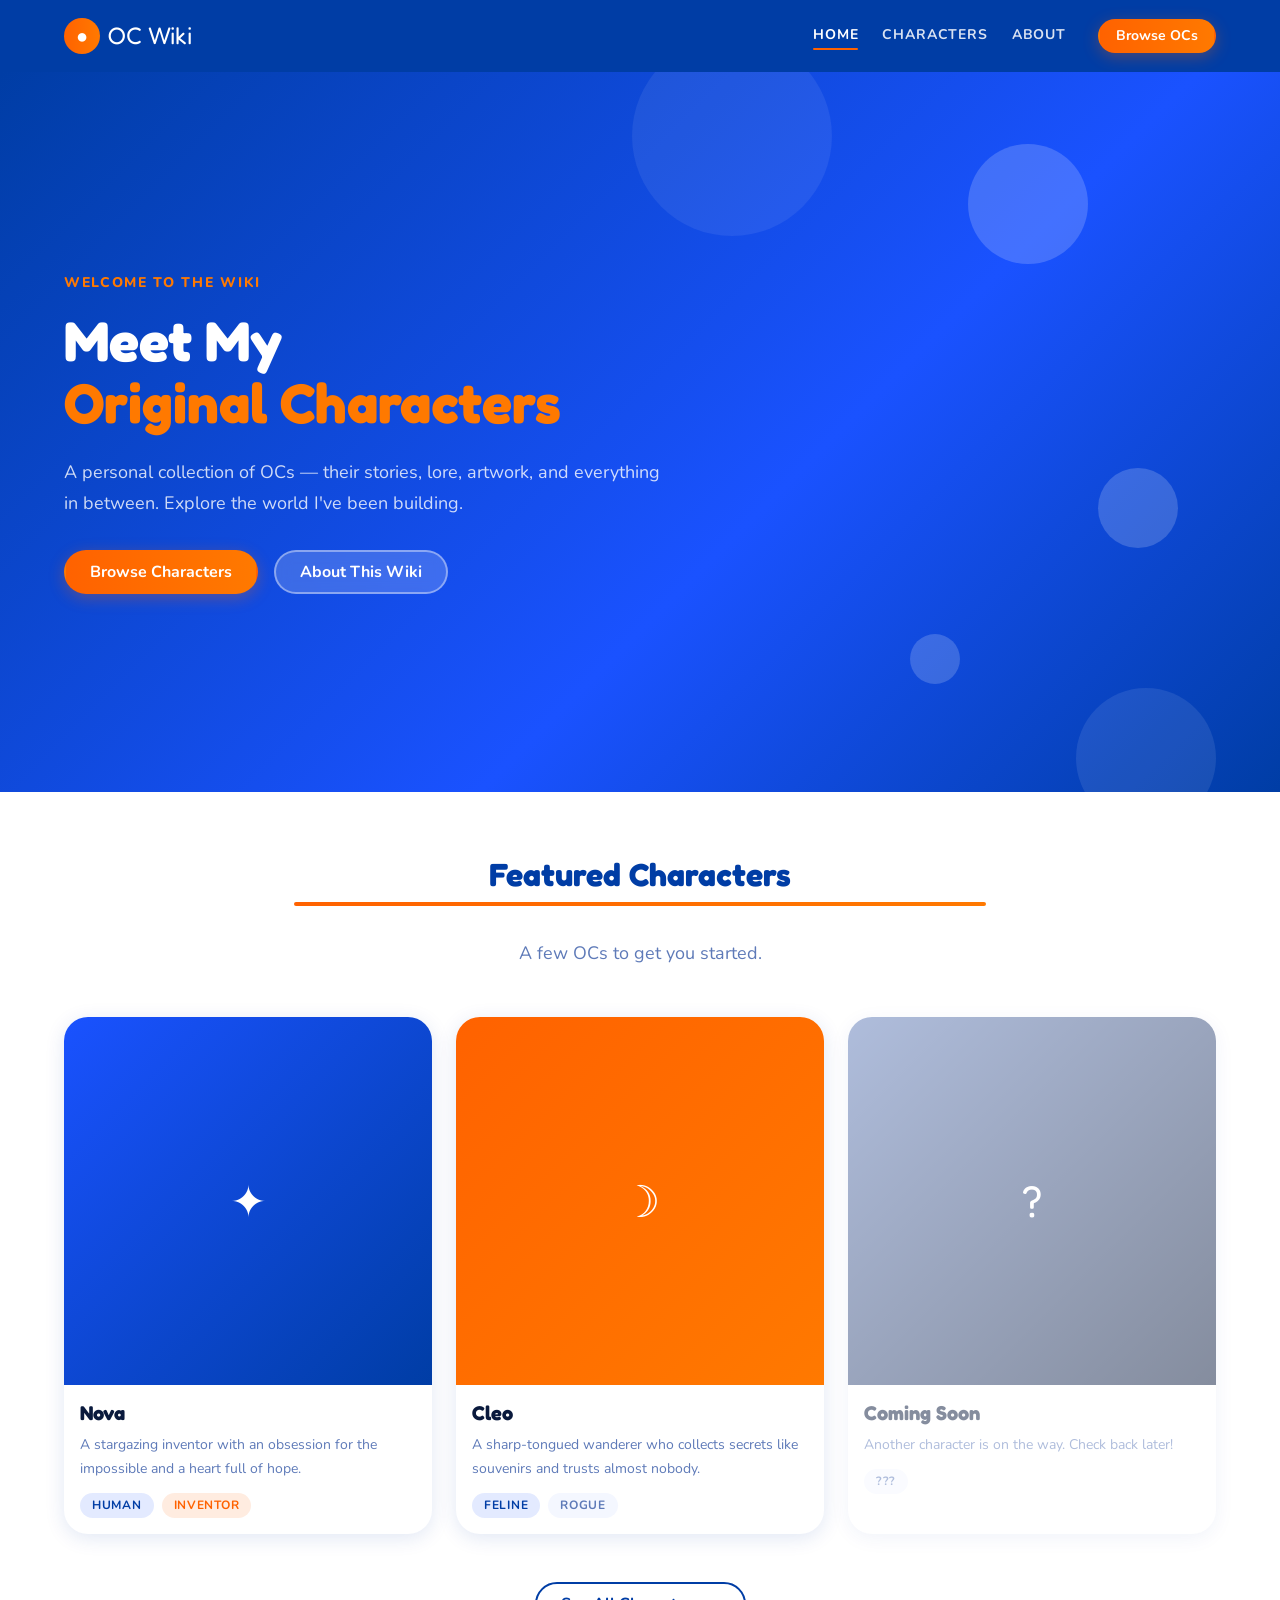
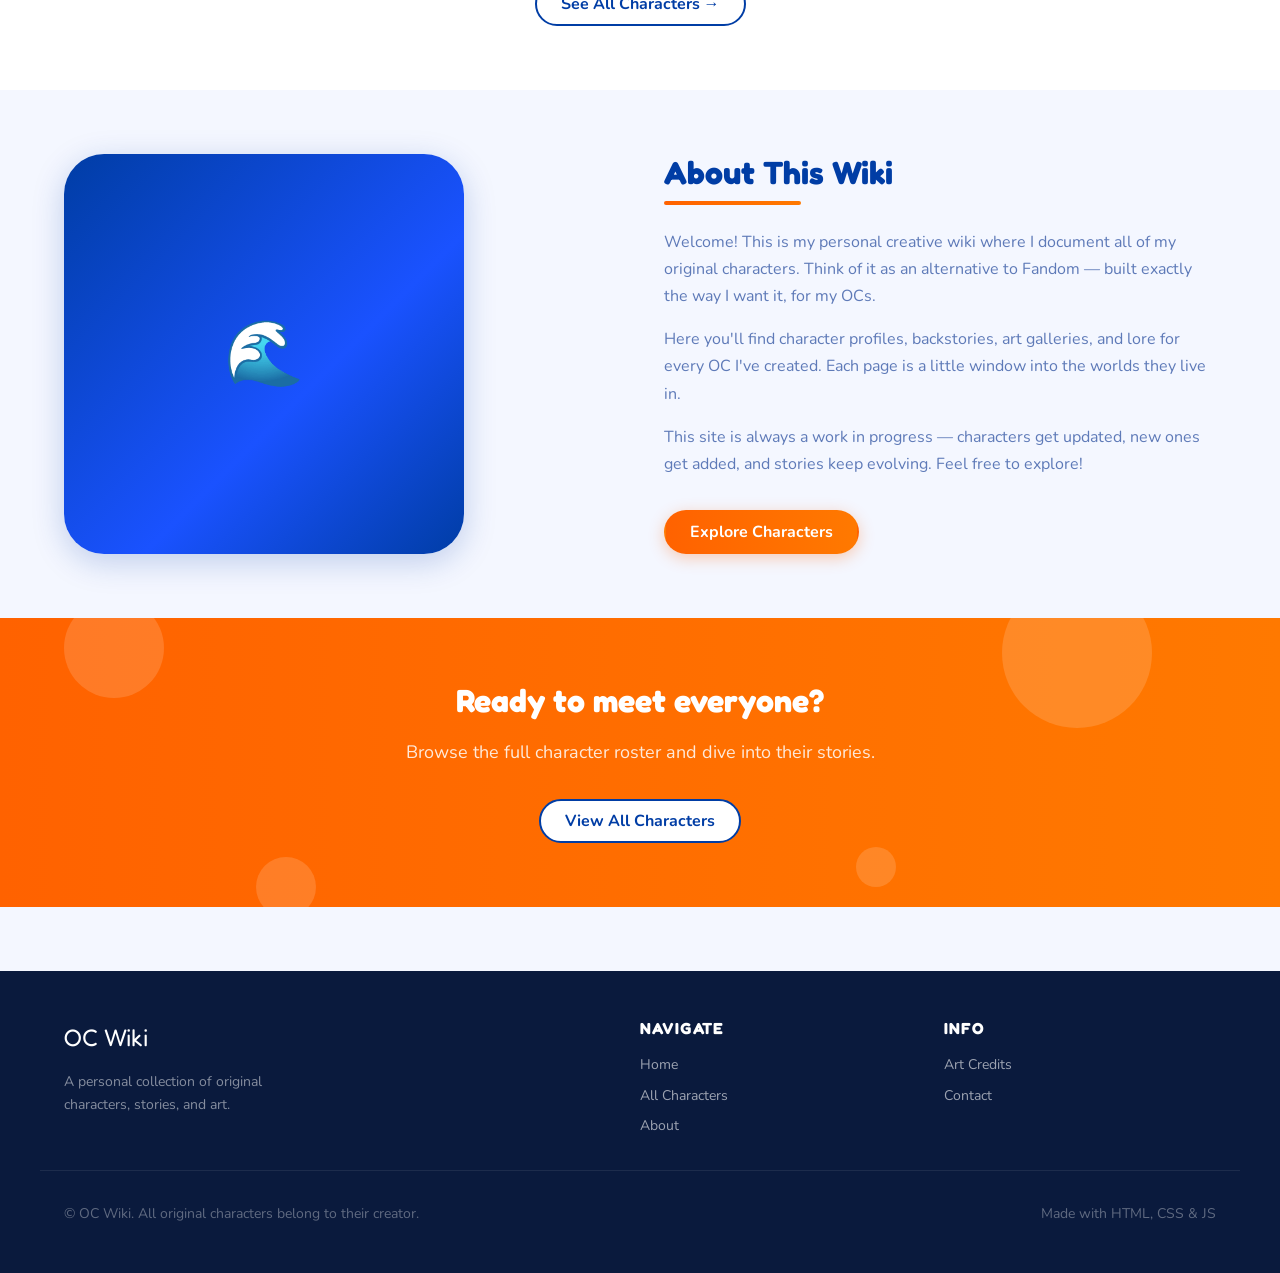
<file: index.html>
<!DOCTYPE html>
<html lang="en">
<head>
  <meta charset="UTF-8">
  <meta name="viewport" content="width=device-width, initial-scale=1.0">
  <meta name="description" content="A personal wiki for original characters — art, lore, and stories.">
  <title>OC Wiki — Home</title>

  <!-- Google Fonts -->
  <link rel="preconnect" href="https://fonts.googleapis.com">
  <link rel="preconnect" href="https://fonts.gstatic.com" crossorigin>
  <link href="https://fonts.googleapis.com/css2?family=Fredoka+One&family=Nunito:wght@400;600;700;800&display=swap" rel="stylesheet">

  <!-- Styles — order matters -->
  <link rel="stylesheet" href="css/variables.css">
  <link rel="stylesheet" href="css/reset.css">
  <link rel="stylesheet" href="css/typography.css">
  <link rel="stylesheet" href="css/layout.css">
  <link rel="stylesheet" href="css/components.css">
  <link rel="stylesheet" href="css/header.css">
  <link rel="stylesheet" href="css/footer.css">
  <link rel="stylesheet" href="css/homepage.css">
</head>
<body class="page-body">

  <!-- Header placeholder (filled by includes.js) -->
  <header id="site-header" role="banner"></header>

  <main>
    <!-- ══════════════════════════════════════════════
         HERO
    ══════════════════════════════════════════════ -->
    <section class="hero">
      <!-- Decorative bubbles -->
      <div class="hero__bubble" aria-hidden="true"></div>
      <div class="hero__bubble" aria-hidden="true"></div>
      <div class="hero__bubble" aria-hidden="true"></div>
      <div class="hero__bubble" aria-hidden="true"></div>
      <div class="hero__bubble" aria-hidden="true"></div>

      <div class="container">
        <div class="hero__content">
          <span class="hero__eyebrow">Welcome to the Wiki</span>
          <h1 class="hero__title">
            Meet My<br>
            <span>Original Characters</span>
          </h1>
          <p class="hero__subtitle">
            A personal collection of OCs — their stories, lore, artwork, and everything in between.
            Explore the world I've been building.
          </p>
          <div class="hero__actions">
            <a href="characters.html" class="btn btn--primary">Browse Characters</a>
            <a href="#about" class="btn btn--ghost">About This Wiki</a>
          </div>
        </div>
      </div>
    </section>

    <!-- ══════════════════════════════════════════════
         FEATURED CHARACTERS
    ══════════════════════════════════════════════ -->
    <section class="section featured" id="featured">
      <div class="container">
        <div class="featured__header">
          <h2 class="section-title">Featured Characters</h2>
          <p class="lead">A few OCs to get you started.</p>
        </div>

        <div class="grid-3">
          <!-- Featured card 1 -->
          <a href="characters/nova.html" class="character-card">
            <div class="character-card__thumb--placeholder" style="background: linear-gradient(135deg, #1A52FF, #003DA5);">
              ✦
            </div>
            <div class="character-card__body">
              <h3 class="character-card__name">Nova</h3>
              <p class="character-card__desc">A stargazing inventor with an obsession for the impossible and a heart full of hope.</p>
              <div class="tags">
                <span class="tag tag--blue">Human</span>
                <span class="tag tag--orange">Inventor</span>
              </div>
            </div>
          </a>

          <!-- Featured card 2 -->
          <a href="characters/cleo.html" class="character-card">
            <div class="character-card__thumb--placeholder" style="background: linear-gradient(135deg, #FF6200, #FF7900);">
              ☽
            </div>
            <div class="character-card__body">
              <h3 class="character-card__name">Cleo</h3>
              <p class="character-card__desc">A sharp-tongued wanderer who collects secrets like souvenirs and trusts almost nobody.</p>
              <div class="tags">
                <span class="tag tag--blue">Feline</span>
                <span class="tag tag--muted">Rogue</span>
              </div>
            </div>
          </a>

          <!-- Placeholder card — replace with your next OC -->
          <div class="character-card" style="opacity: 0.5; cursor: default;">
            <div class="character-card__thumb--placeholder" style="background: linear-gradient(135deg, #5E7AB8, #0A1A3D);">
              ?
            </div>
            <div class="character-card__body">
              <h3 class="character-card__name">Coming Soon</h3>
              <p class="character-card__desc">Another character is on the way. Check back later!</p>
              <div class="tags">
                <span class="tag tag--muted">???</span>
              </div>
            </div>
          </div>
        </div>

        <div style="text-align: center; margin-top: var(--space-12);">
          <a href="characters.html" class="btn btn--secondary">See All Characters &rarr;</a>
        </div>
      </div>
    </section>

    <!-- ══════════════════════════════════════════════
         ABOUT
    ══════════════════════════════════════════════ -->
    <section class="section about" id="about">
      <div class="container">
        <div class="about__inner">
          <div class="about__image-wrap">
            <div class="about__image--placeholder" aria-label="Site illustration placeholder">
              🌊
            </div>
          </div>
          <div class="about__text">
            <h2 class="section-title">About This Wiki</h2>
            <p>
              Welcome! This is my personal creative wiki where I document all of my original characters.
              Think of it as an alternative to Fandom — built exactly the way I want it, for my OCs.
            </p>
            <p>
              Here you'll find character profiles, backstories, art galleries, and lore for every OC
              I've created. Each page is a little window into the worlds they live in.
            </p>
            <p>
              This site is always a work in progress — characters get updated, new ones get added,
              and stories keep evolving. Feel free to explore!
            </p>
            <div style="margin-top: var(--space-8);">
              <a href="characters.html" class="btn btn--primary">Explore Characters</a>
            </div>
          </div>
        </div>
      </div>
    </section>

    <!-- ══════════════════════════════════════════════
         ORANGE CTA BANNER
    ══════════════════════════════════════════════ -->
    <section class="cta-banner">
      <!-- Decorative bubbles -->
      <div class="cta-banner__bubble" aria-hidden="true"></div>
      <div class="cta-banner__bubble" aria-hidden="true"></div>
      <div class="cta-banner__bubble" aria-hidden="true"></div>
      <div class="cta-banner__bubble" aria-hidden="true"></div>

      <div class="container" style="position: relative; z-index: 1;">
        <h2 class="cta-banner__title">Ready to meet everyone?</h2>
        <p class="cta-banner__subtitle">Browse the full character roster and dive into their stories.</p>
        <a href="characters.html" class="btn btn--secondary">View All Characters</a>
      </div>
    </section>
  </main>

  <!-- Footer placeholder (filled by includes.js) -->
  <footer id="site-footer" role="contentinfo"></footer>

  <!-- Scripts -->
  <script src="js/includes.js"></script>
  <script src="js/nav.js"></script>
  <script src="js/bubbles.js"></script>
</body>
</html>
</file>
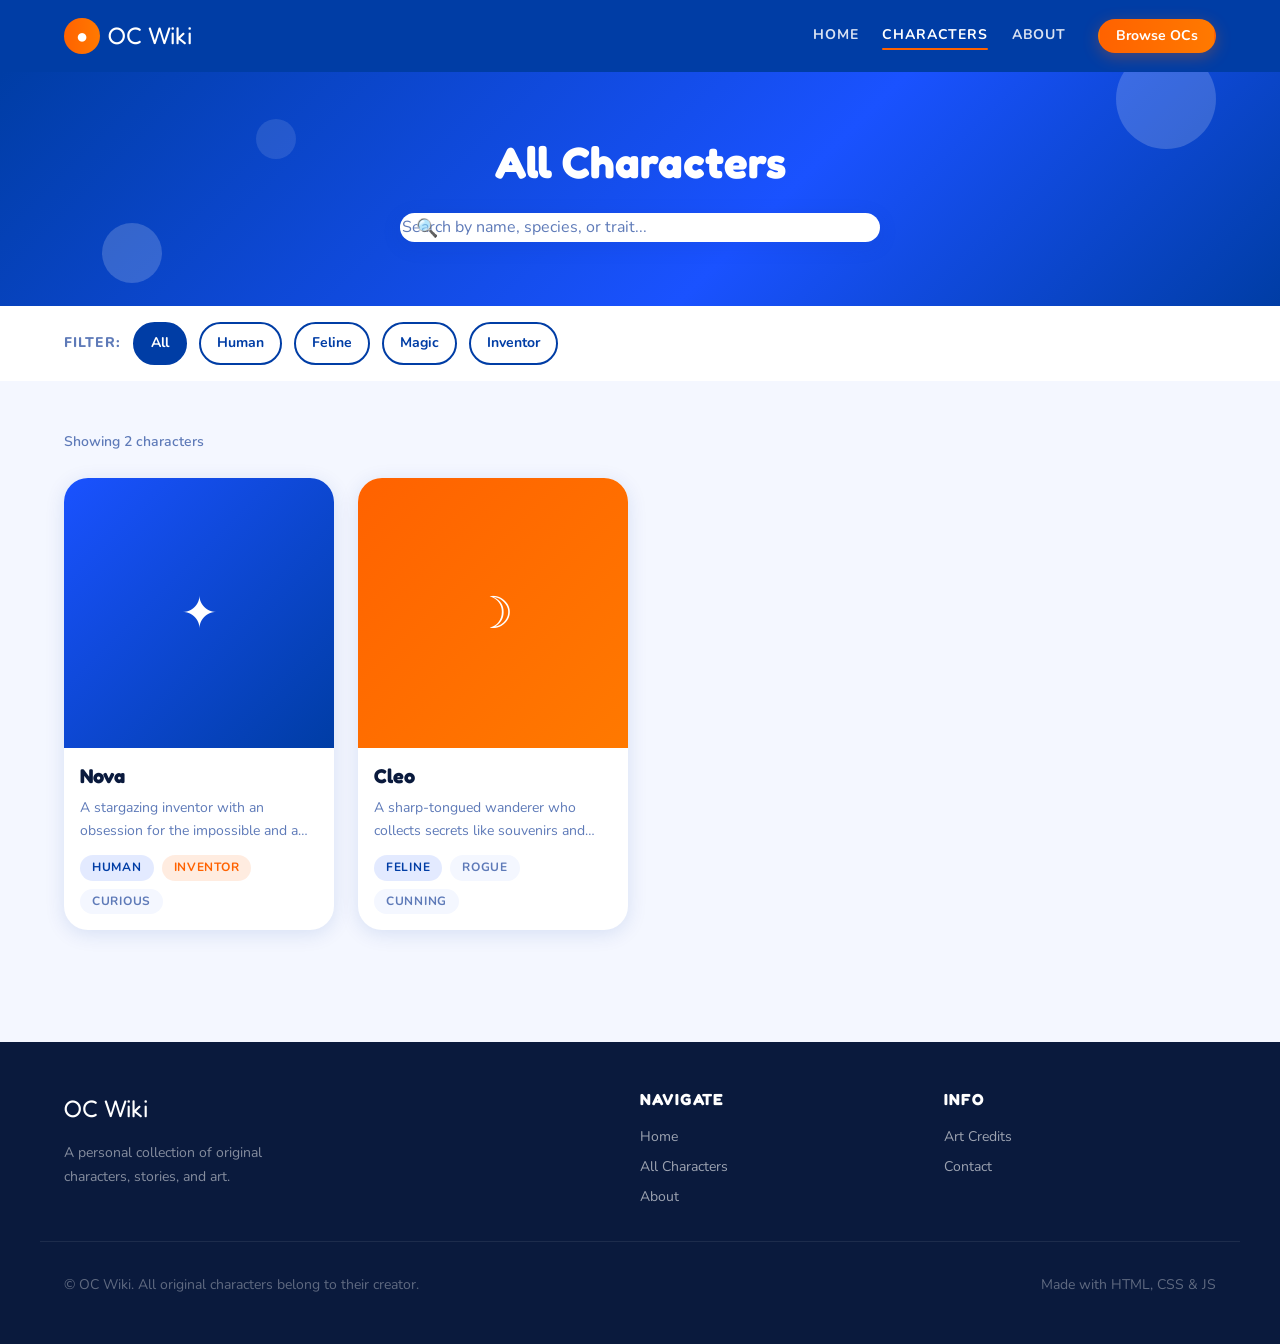
<file: characters.html>
<!DOCTYPE html>
<html lang="en">
<head>
  <meta charset="UTF-8">
  <meta name="viewport" content="width=device-width, initial-scale=1.0">
  <meta name="description" content="Browse all original characters — profiles, lore, and art.">
  <title>All Characters | OC Wiki</title>

  <!-- Google Fonts -->
  <link rel="preconnect" href="https://fonts.googleapis.com">
  <link rel="preconnect" href="https://fonts.gstatic.com" crossorigin>
  <link href="https://fonts.googleapis.com/css2?family=Fredoka+One&family=Nunito:wght@400;600;700;800&display=swap" rel="stylesheet">

  <!-- Styles -->
  <link rel="stylesheet" href="css/variables.css">
  <link rel="stylesheet" href="css/reset.css">
  <link rel="stylesheet" href="css/typography.css">
  <link rel="stylesheet" href="css/layout.css">
  <link rel="stylesheet" href="css/components.css">
  <link rel="stylesheet" href="css/header.css">
  <link rel="stylesheet" href="css/footer.css">
  <link rel="stylesheet" href="css/characters-list.css">
</head>
<body class="page-body" data-page="characters">

  <!-- Header placeholder -->
  <header id="site-header" role="banner"></header>

  <main>
    <!-- ══════════════════════════════════════════════
         PAGE HERO
    ══════════════════════════════════════════════ -->
    <section class="chars-hero">
      <!-- Decorative bubbles -->
      <div class="chars-hero__bubble" aria-hidden="true"></div>
      <div class="chars-hero__bubble" aria-hidden="true"></div>
      <div class="chars-hero__bubble" aria-hidden="true"></div>

      <div class="container">
        <h1 class="chars-hero__title">All Characters</h1>
        <div class="search-wrap">
          <span class="search-wrap__icon" aria-hidden="true">&#128269;</span>
          <input
            type="search"
            id="character-search"
            class="search-input"
            placeholder="Search by name, species, or trait..."
            aria-label="Search characters"
            autocomplete="off"
          >
        </div>
      </div>
    </section>

    <!-- ══════════════════════════════════════════════
         FILTER BAR
    ══════════════════════════════════════════════ -->
    <div class="filter-bar" role="navigation" aria-label="Filter characters">
      <div class="container">
        <div class="filter-bar__inner">
          <span class="filter-bar__label">Filter:</span>
          <button class="filter-pill active" data-filter="all">All</button>
          <button class="filter-pill" data-filter="human">Human</button>
          <button class="filter-pill" data-filter="feline">Feline</button>
          <button class="filter-pill" data-filter="magic">Magic</button>
          <button class="filter-pill" data-filter="inventor">Inventor</button>
          <!-- Add more filter tags as your roster grows -->
        </div>
      </div>
    </div>

    <!-- ══════════════════════════════════════════════
         CHARACTERS GRID
    ══════════════════════════════════════════════ -->
    <section class="section chars-grid">
      <div class="container">
        <p class="chars-count" id="chars-count" aria-live="polite">
          Showing <span id="count-number">2</span> characters
        </p>

        <div class="grid-4" id="characters-grid" role="list">

          <!-- ── Character Card: Nova ──────────────────── -->
          <!-- To add a new character, copy one of these <article> blocks -->
          <article class="character-card"
                   role="listitem"
                   data-name="nova"
                   data-tags="human inventor curious hopeful"
                   data-description="A stargazing inventor with an obsession for the impossible">
            <a href="characters/nova.html" class="character-card__link" tabindex="-1" aria-hidden="true">
              <div class="character-card__thumb--placeholder"
                   style="background: linear-gradient(135deg, #1A52FF, #003DA5);"
                   role="img"
                   aria-label="Nova placeholder art">
                ✦
              </div>
            </a>
            <div class="character-card__body">
              <a href="characters/nova.html" style="text-decoration: none; display: block;">
                <h2 class="character-card__name">Nova</h2>
                <p class="character-card__desc">A stargazing inventor with an obsession for the impossible and a heart full of hope.</p>
                <div class="tags">
                  <span class="tag tag--blue">Human</span>
                  <span class="tag tag--orange">Inventor</span>
                  <span class="tag tag--muted">Curious</span>
                </div>
              </a>
            </div>
          </article>

          <!-- ── Character Card: Cleo ──────────────────── -->
          <article class="character-card"
                   role="listitem"
                   data-name="cleo"
                   data-tags="feline rogue sharp cunning wanderer"
                   data-description="A sharp-tongued wanderer who collects secrets like souvenirs">
            <a href="characters/cleo.html" class="character-card__link" tabindex="-1" aria-hidden="true">
              <div class="character-card__thumb--placeholder"
                   style="background: linear-gradient(135deg, #FF6200, #FF7900);"
                   role="img"
                   aria-label="Cleo placeholder art">
                ☽
              </div>
            </a>
            <div class="character-card__body">
              <a href="characters/cleo.html" style="text-decoration: none; display: block;">
                <h2 class="character-card__name">Cleo</h2>
                <p class="character-card__desc">A sharp-tongued wanderer who collects secrets like souvenirs and trusts almost nobody.</p>
                <div class="tags">
                  <span class="tag tag--blue">Feline</span>
                  <span class="tag tag--muted">Rogue</span>
                  <span class="tag tag--muted">Cunning</span>
                </div>
              </a>
            </div>
          </article>

          <!-- ╔══════════════════════════════════════════╗
               ║  ADD NEW CHARACTER CARDS BELOW HERE     ║
               ║  Copy the <article> block above,        ║
               ║  update the data-* attributes and        ║
               ║  card content, then link to the new page ║
               ╚══════════════════════════════════════════╝ -->

        </div>

        <!-- Empty state (shown by search.js when no results) -->
        <div class="empty-state" id="empty-state" aria-live="polite" hidden>
          <span class="empty-state__emoji">&#128269;</span>
          <h3>No characters found</h3>
          <p>Try a different search term or clear the filters.</p>
        </div>
      </div>
    </section>
  </main>

  <!-- Footer placeholder -->
  <footer id="site-footer" role="contentinfo"></footer>

  <!-- Scripts -->
  <script src="js/includes.js"></script>
  <script src="js/nav.js"></script>
  <script src="js/search.js"></script>
</body>
</html>
</file>
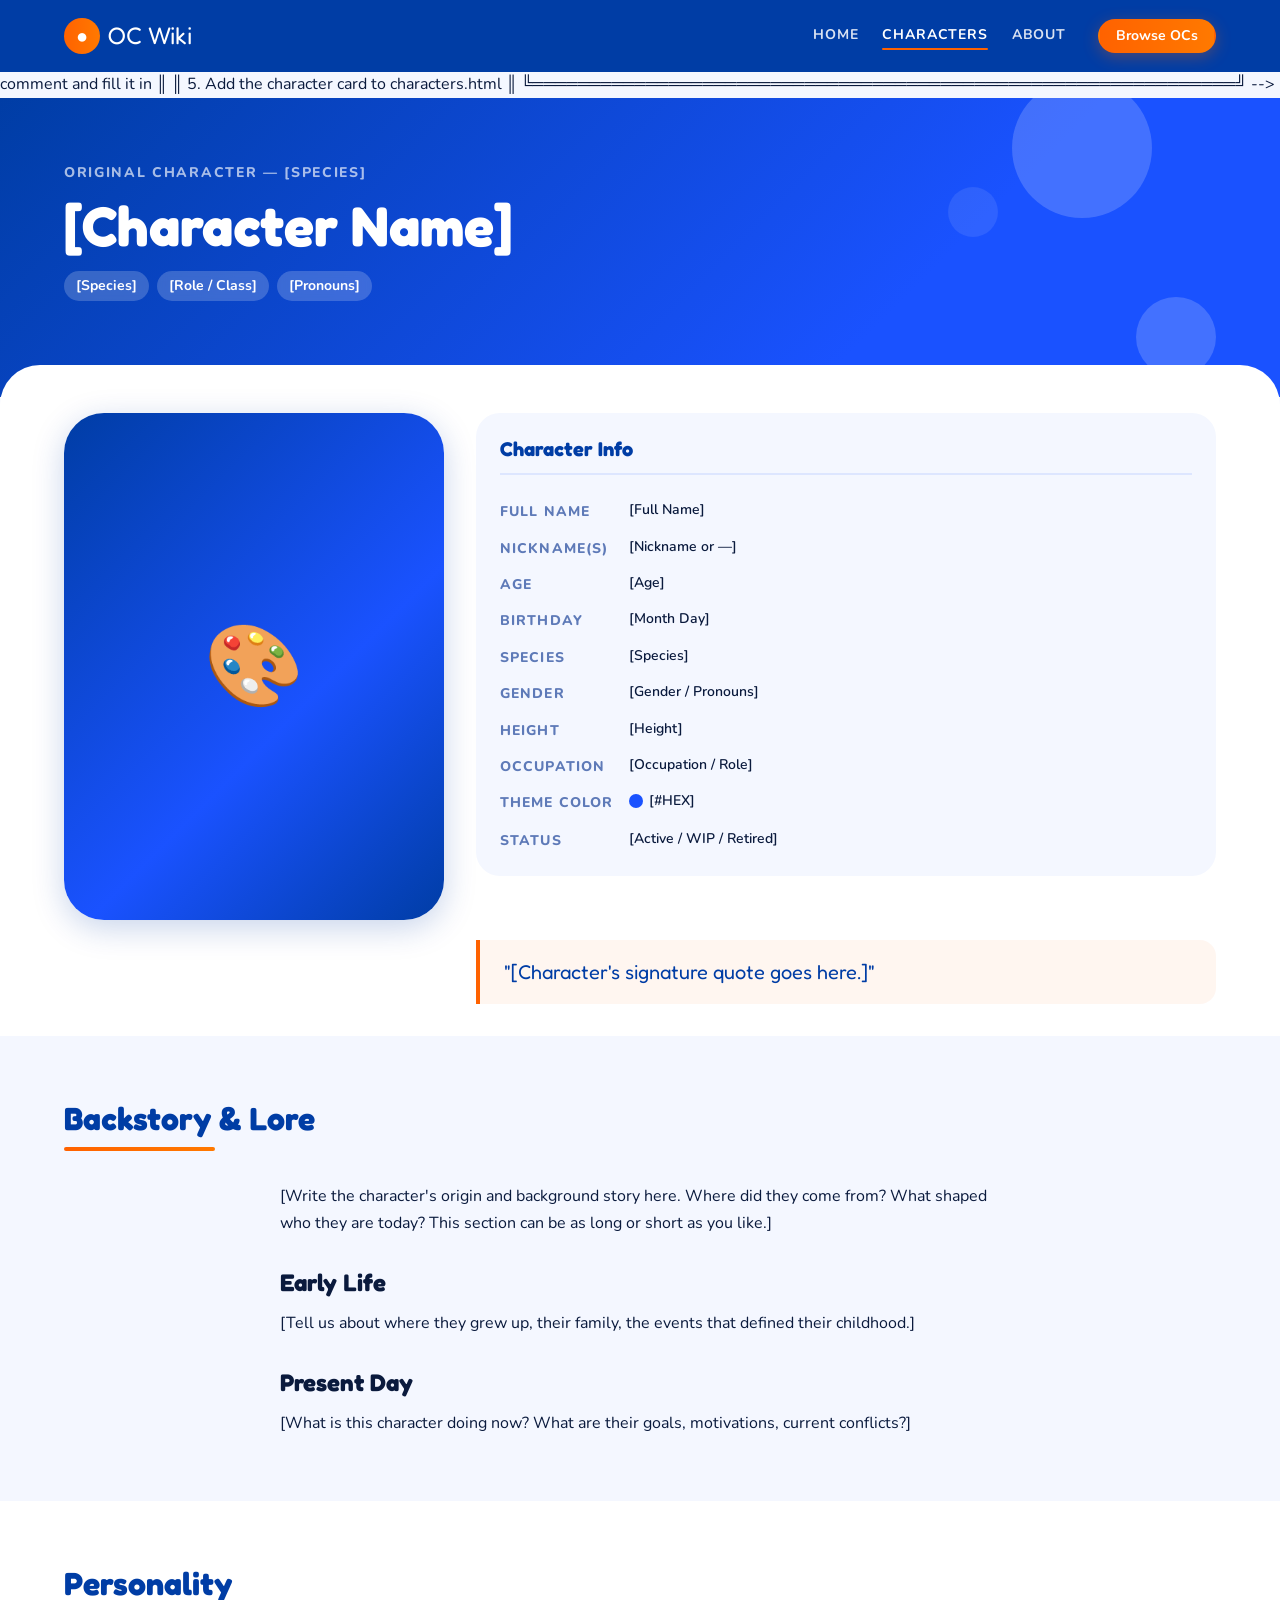
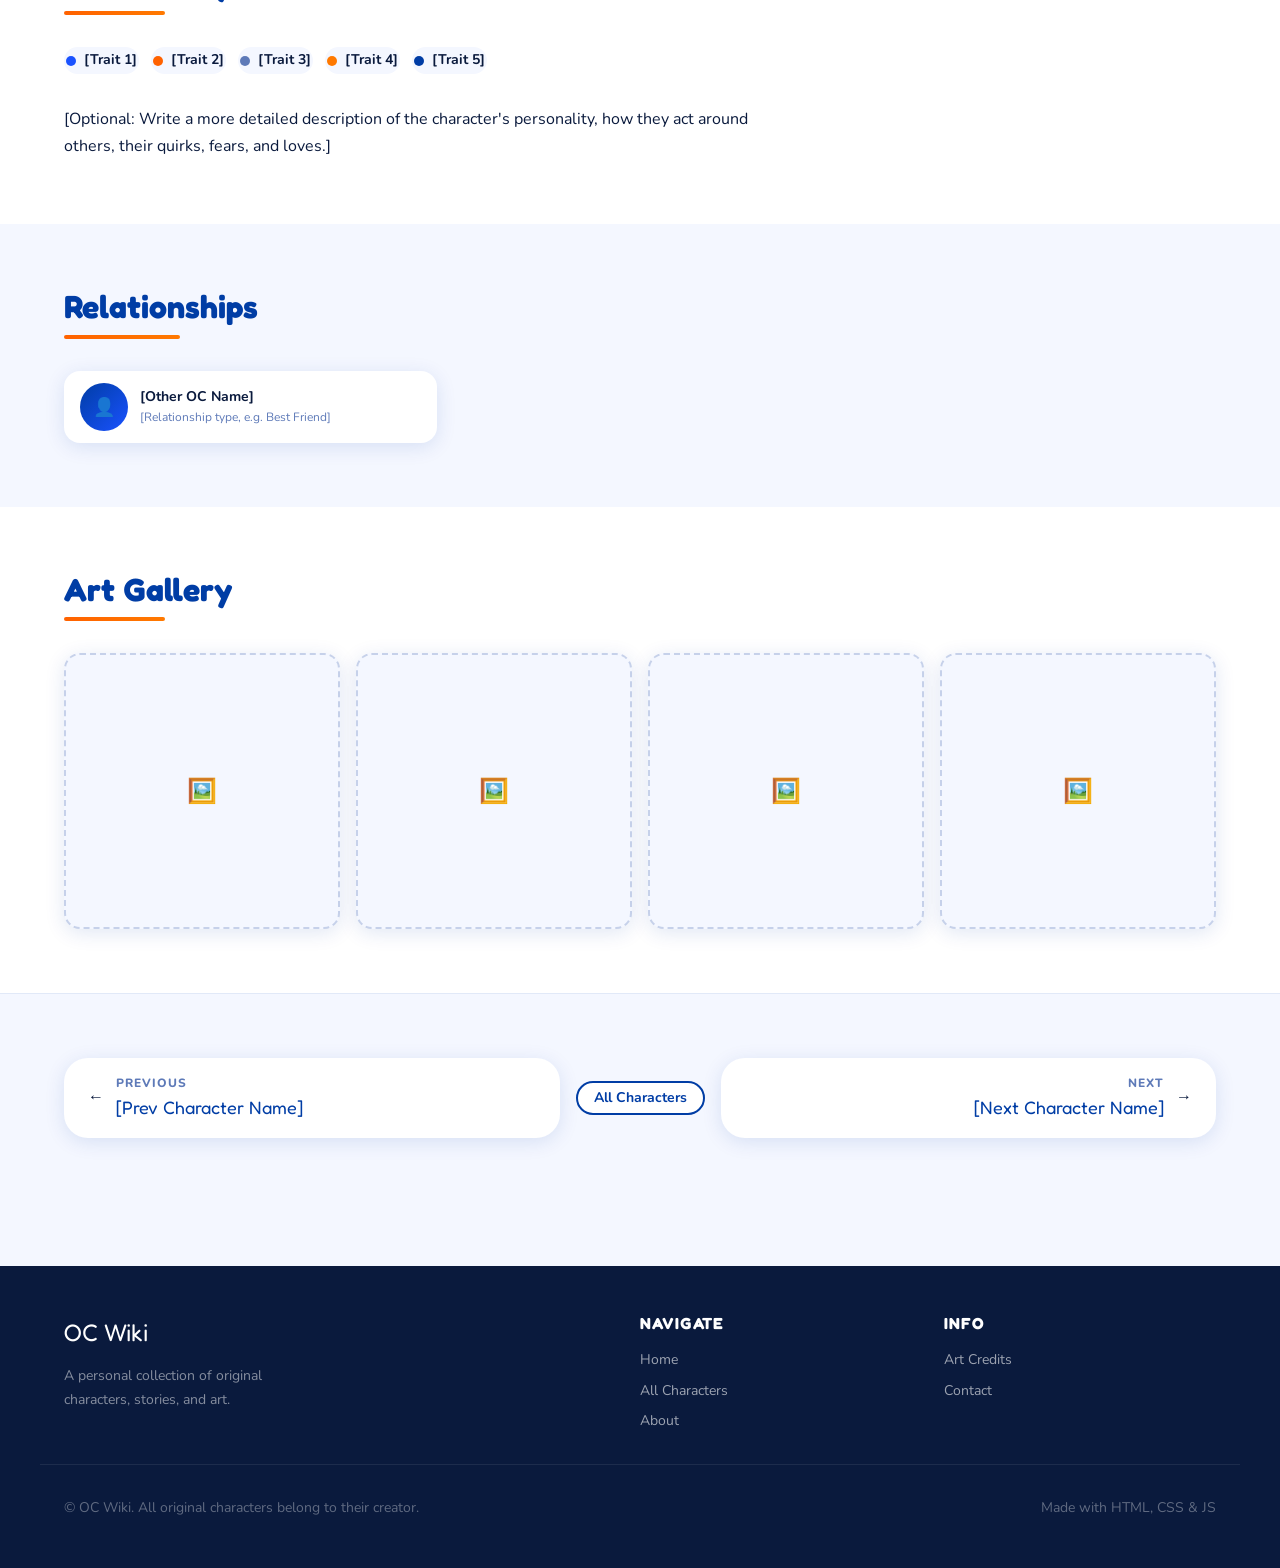
<file: characters/_template.html>
<!DOCTYPE html>
<!--
  ╔══════════════════════════════════════════════════════════════╗
  ║  OC PAGE TEMPLATE                                           ║
  ║  HOW TO USE:                                                ║
  ║  1. Copy this file: cp _template.html oc-name.html          ║
  ║  2. Create: assets/images/characters/oc-name/               ║
  ║  3. Add your art files to that folder                        ║
  ║  4. Find every <!-- TODO: --> comment and fill it in        ║
  ║  5. Add the character card to characters.html               ║
  ╚══════════════════════════════════════════════════════════════╝
-->
<html lang="en">
<head>
  <meta charset="UTF-8">
  <meta name="viewport" content="width=device-width, initial-scale=1.0">
  <!-- TODO: Update description -->
  <meta name="description" content="[CHARACTER NAME] — [one-line description]. OC Wiki.">
  <!-- TODO: Update title -->
  <title>[Character Name] | OC Wiki</title>

  <!-- Google Fonts -->
  <link rel="preconnect" href="https://fonts.googleapis.com">
  <link rel="preconnect" href="https://fonts.gstatic.com" crossorigin>
  <link href="https://fonts.googleapis.com/css2?family=Fredoka+One&family=Nunito:wght@400;600;700;800&display=swap" rel="stylesheet">

  <!-- Styles — note the ../ prefix since this page is inside /characters/ -->
  <link rel="stylesheet" href="../css/variables.css">
  <link rel="stylesheet" href="../css/reset.css">
  <link rel="stylesheet" href="../css/typography.css">
  <link rel="stylesheet" href="../css/layout.css">
  <link rel="stylesheet" href="../css/components.css">
  <link rel="stylesheet" href="../css/header.css">
  <link rel="stylesheet" href="../css/footer.css">
  <link rel="stylesheet" href="../css/oc-page.css">
  <link rel="stylesheet" href="../css/gallery.css">
</head>
<body class="page-body">

  <!-- Header placeholder -->
  <header id="site-header" role="banner"></header>

  <main>
    <!-- ══════════════════════════════════════════════
         CHARACTER HERO BANNER
         TODO: Set --oc-color to this character's accent hex color
         e.g. style="--oc-color: #8B5CF6" for purple
    ══════════════════════════════════════════════ -->
    <section class="oc-hero" style="--oc-color: #1A52FF;">
      <!-- Decorative bubbles -->
      <div class="oc-hero__bubble" aria-hidden="true"></div>
      <div class="oc-hero__bubble" aria-hidden="true"></div>
      <div class="oc-hero__bubble" aria-hidden="true"></div>

      <div class="container">
        <div class="oc-hero__content">
          <!-- TODO: Replace with character's species/world -->
          <span class="oc-hero__eyebrow">Original Character &mdash; [Species]</span>
          <!-- TODO: Replace with character name -->
          <h1 class="oc-name">[Character Name]</h1>
          <div class="oc-hero__tags">
            <!-- TODO: Add relevant hero tags (species, role, pronouns, etc.) -->
            <span class="oc-hero__tag">[Species]</span>
            <span class="oc-hero__tag">[Role / Class]</span>
            <span class="oc-hero__tag">[Pronouns]</span>
          </div>
        </div>
      </div>
    </section>

    <!-- ══════════════════════════════════════════════
         PROFILE — Art + Info
    ══════════════════════════════════════════════ -->
    <section class="profile-section">
      <div class="container">
        <div class="profile-layout">

          <!-- Left column: Character art -->
          <div>
            <!--
              TODO: Replace with your character's reference art.
              Option A — real image:
                <div class="oc-art-frame">
                  <img src="../assets/images/characters/oc-name/ref-sheet.png" alt="[Character Name] reference sheet">
                </div>

              Option B — placeholder (remove when you have art):
            -->
            <div class="oc-art-placeholder" role="img" aria-label="[Character Name] art placeholder">
              🎨
            </div>
          </div>

          <!-- Right column: Character info -->
          <div class="stack stack--lg">
            <div class="oc-info-box">
              <h2 class="oc-info-box__title">Character Info</h2>
              <dl class="stat-table">
                <!-- TODO: Fill in each value -->
                <dt class="stat-table__label">Full Name</dt>
                <dd class="stat-table__value">[Full Name]</dd>

                <dt class="stat-table__label">Nickname(s)</dt>
                <dd class="stat-table__value">[Nickname or —]</dd>

                <dt class="stat-table__label">Age</dt>
                <dd class="stat-table__value">[Age]</dd>

                <dt class="stat-table__label">Birthday</dt>
                <dd class="stat-table__value">[Month Day]</dd>

                <dt class="stat-table__label">Species</dt>
                <dd class="stat-table__value">[Species]</dd>

                <dt class="stat-table__label">Gender</dt>
                <dd class="stat-table__value">[Gender / Pronouns]</dd>

                <dt class="stat-table__label">Height</dt>
                <dd class="stat-table__value">[Height]</dd>

                <dt class="stat-table__label">Occupation</dt>
                <dd class="stat-table__value">[Occupation / Role]</dd>

                <dt class="stat-table__label">Theme Color</dt>
                <dd class="stat-table__value">
                  <span style="display:inline-flex; align-items:center; gap:6px;">
                    <!-- TODO: Change color hex -->
                    <span style="width:14px; height:14px; border-radius:50%; background:#1A52FF; display:inline-block;"></span>
                    [#HEX]
                  </span>
                </dd>

                <dt class="stat-table__label">Status</dt>
                <dd class="stat-table__value">[Active / WIP / Retired]</dd>
              </dl>
            </div>

            <!-- Optional: short quote -->
            <div class="pull-quote">
              <!-- TODO: Add a signature quote for this character, or remove this block -->
              "[Character's signature quote goes here.]"
            </div>
          </div>

        </div>
      </div>
    </section>

    <!-- ══════════════════════════════════════════════
         LORE / BACKSTORY
    ══════════════════════════════════════════════ -->
    <section class="section lore-section" id="lore">
      <div class="container">
        <h2 class="section-title">Backstory &amp; Lore</h2>

        <div class="prose prose-center">
          <!-- TODO: Write the character's lore/backstory here.
               Use <p> tags for paragraphs, <h3> for sub-sections. -->
          <p>
            [Write the character's origin and background story here. Where did they come from?
            What shaped who they are today? This section can be as long or short as you like.]
          </p>

          <h3>Early Life</h3>
          <p>
            [Tell us about where they grew up, their family, the events that defined their childhood.]
          </p>

          <h3>Present Day</h3>
          <p>
            [What is this character doing now? What are their goals, motivations, current conflicts?]
          </p>
        </div>
      </div>
    </section>

    <!-- ══════════════════════════════════════════════
         PERSONALITY
    ══════════════════════════════════════════════ -->
    <section class="section personality-section" id="personality">
      <div class="container">
        <h2 class="section-title">Personality</h2>

        <!-- TODO: Add/remove/edit personality traits -->
        <div class="personality-grid">
          <div class="personality-trait">
            <span class="personality-trait__dot" style="background: #1A52FF;"></span>
            [Trait 1]
          </div>
          <div class="personality-trait">
            <span class="personality-trait__dot" style="background: #FF6200;"></span>
            [Trait 2]
          </div>
          <div class="personality-trait">
            <span class="personality-trait__dot" style="background: #5E7AB8;"></span>
            [Trait 3]
          </div>
          <div class="personality-trait">
            <span class="personality-trait__dot" style="background: #FF7900;"></span>
            [Trait 4]
          </div>
          <div class="personality-trait">
            <span class="personality-trait__dot" style="background: #003DA5;"></span>
            [Trait 5]
          </div>
          <!-- Add more traits as needed -->
        </div>

        <!-- Optional: Longer personality description -->
        <div class="prose" style="margin-top: var(--space-8);">
          <!-- TODO: Describe their personality in more detail, or delete this -->
          <p>
            [Optional: Write a more detailed description of the character's personality,
            how they act around others, their quirks, fears, and loves.]
          </p>
        </div>
      </div>
    </section>

    <!-- ══════════════════════════════════════════════
         RELATIONSHIPS
         TODO: Add/remove relationship cards as needed
         Link each card to the related OC's page
    ══════════════════════════════════════════════ -->
    <section class="section relations-section" id="relationships">
      <div class="container">
        <h2 class="section-title">Relationships</h2>

        <div class="relations-grid">
          <!-- Relationship card -->
          <a href="[other-oc].html" class="rel-card">
            <!-- Option A: real thumbnail
              <img src="../assets/images/characters/other-oc/thumbnail.png"
                   alt="[Other OC Name]" class="rel-card__thumb">
            -->
            <!-- Option B: placeholder emoji -->
            <div class="rel-card__thumb--placeholder" style="background: linear-gradient(135deg, #003DA5, #1A52FF);">
              👤
            </div>
            <div>
              <div class="rel-card__name">[Other OC Name]</div>
              <div class="rel-card__role">[Relationship type, e.g. Best Friend]</div>
            </div>
          </a>

          <!-- Add more relationship cards below following the same pattern -->
          <!-- Example of another card: -->
          <!--
          <a href="[oc-name].html" class="rel-card">
            <div class="rel-card__thumb--placeholder" style="background: linear-gradient(135deg, #FF6200, #FF7900);">
              👤
            </div>
            <div>
              <div class="rel-card__name">[Name]</div>
              <div class="rel-card__role">[Rival / Mentor / Partner]</div>
            </div>
          </a>
          -->
        </div>
      </div>
    </section>

    <!-- ══════════════════════════════════════════════
         ART GALLERY
         TODO: Replace placeholder items with real images
         Each .gallery-item is clickable and opens the lightbox
    ══════════════════════════════════════════════ -->
    <section class="section gallery-section" id="gallery">
      <div class="container">
        <h2 class="section-title">Art Gallery</h2>

        <div class="gallery-grid" id="gallery-grid">

          <!--
            REAL IMAGE EXAMPLE — copy this block for each piece of art:
            <a href="../assets/images/characters/oc-name/art-1.png"
               class="gallery-item"
               data-caption="[Art description or date]">
              <img src="../assets/images/characters/oc-name/art-1.png"
                   alt="[Character name] — [brief description]"
                   loading="lazy">
              <div class="gallery-item__overlay" aria-hidden="true">&#128269;</div>
            </a>
          -->

          <!-- Placeholder items (remove when you have real art) -->
          <div class="gallery-item gallery-item--placeholder" aria-label="Art placeholder 1">🖼️</div>
          <div class="gallery-item gallery-item--placeholder" aria-label="Art placeholder 2">🖼️</div>
          <div class="gallery-item gallery-item--placeholder" aria-label="Art placeholder 3">🖼️</div>
          <div class="gallery-item gallery-item--placeholder" aria-label="Art placeholder 4">🖼️</div>

        </div>
      </div>
    </section>

    <!-- ══════════════════════════════════════════════
         PREV / NEXT OC NAVIGATION
         TODO: Update links and names to the actual
         previous and next characters in your roster
    ══════════════════════════════════════════════ -->
    <nav class="oc-pagination" aria-label="Navigate between characters">
      <div class="container">
        <div class="oc-nav">
          <!-- Previous OC -->
          <a href="[prev-oc].html" class="oc-nav__link oc-nav__link--prev">
            <span aria-hidden="true">&larr;</span>
            <div>
              <div class="oc-nav__label">Previous</div>
              <div class="oc-nav__name">[Prev Character Name]</div>
            </div>
          </a>

          <a href="../characters.html" class="btn btn--secondary btn--sm" style="flex: none;">
            All Characters
          </a>

          <!-- Next OC -->
          <a href="[next-oc].html" class="oc-nav__link oc-nav__link--next">
            <div>
              <div class="oc-nav__label">Next</div>
              <div class="oc-nav__name">[Next Character Name]</div>
            </div>
            <span aria-hidden="true">&rarr;</span>
          </a>
        </div>
      </div>
    </nav>

  </main>

  <!-- Footer placeholder -->
  <footer id="site-footer" role="contentinfo"></footer>

  <!-- Lightbox (built by gallery.js, appended to body) -->

  <!-- Scripts -->
  <script src="../js/includes.js"></script>
  <script src="../js/nav.js"></script>
  <script src="../js/gallery.js"></script>
  <script src="../js/bubbles.js"></script>
</body>
</html>
</file>
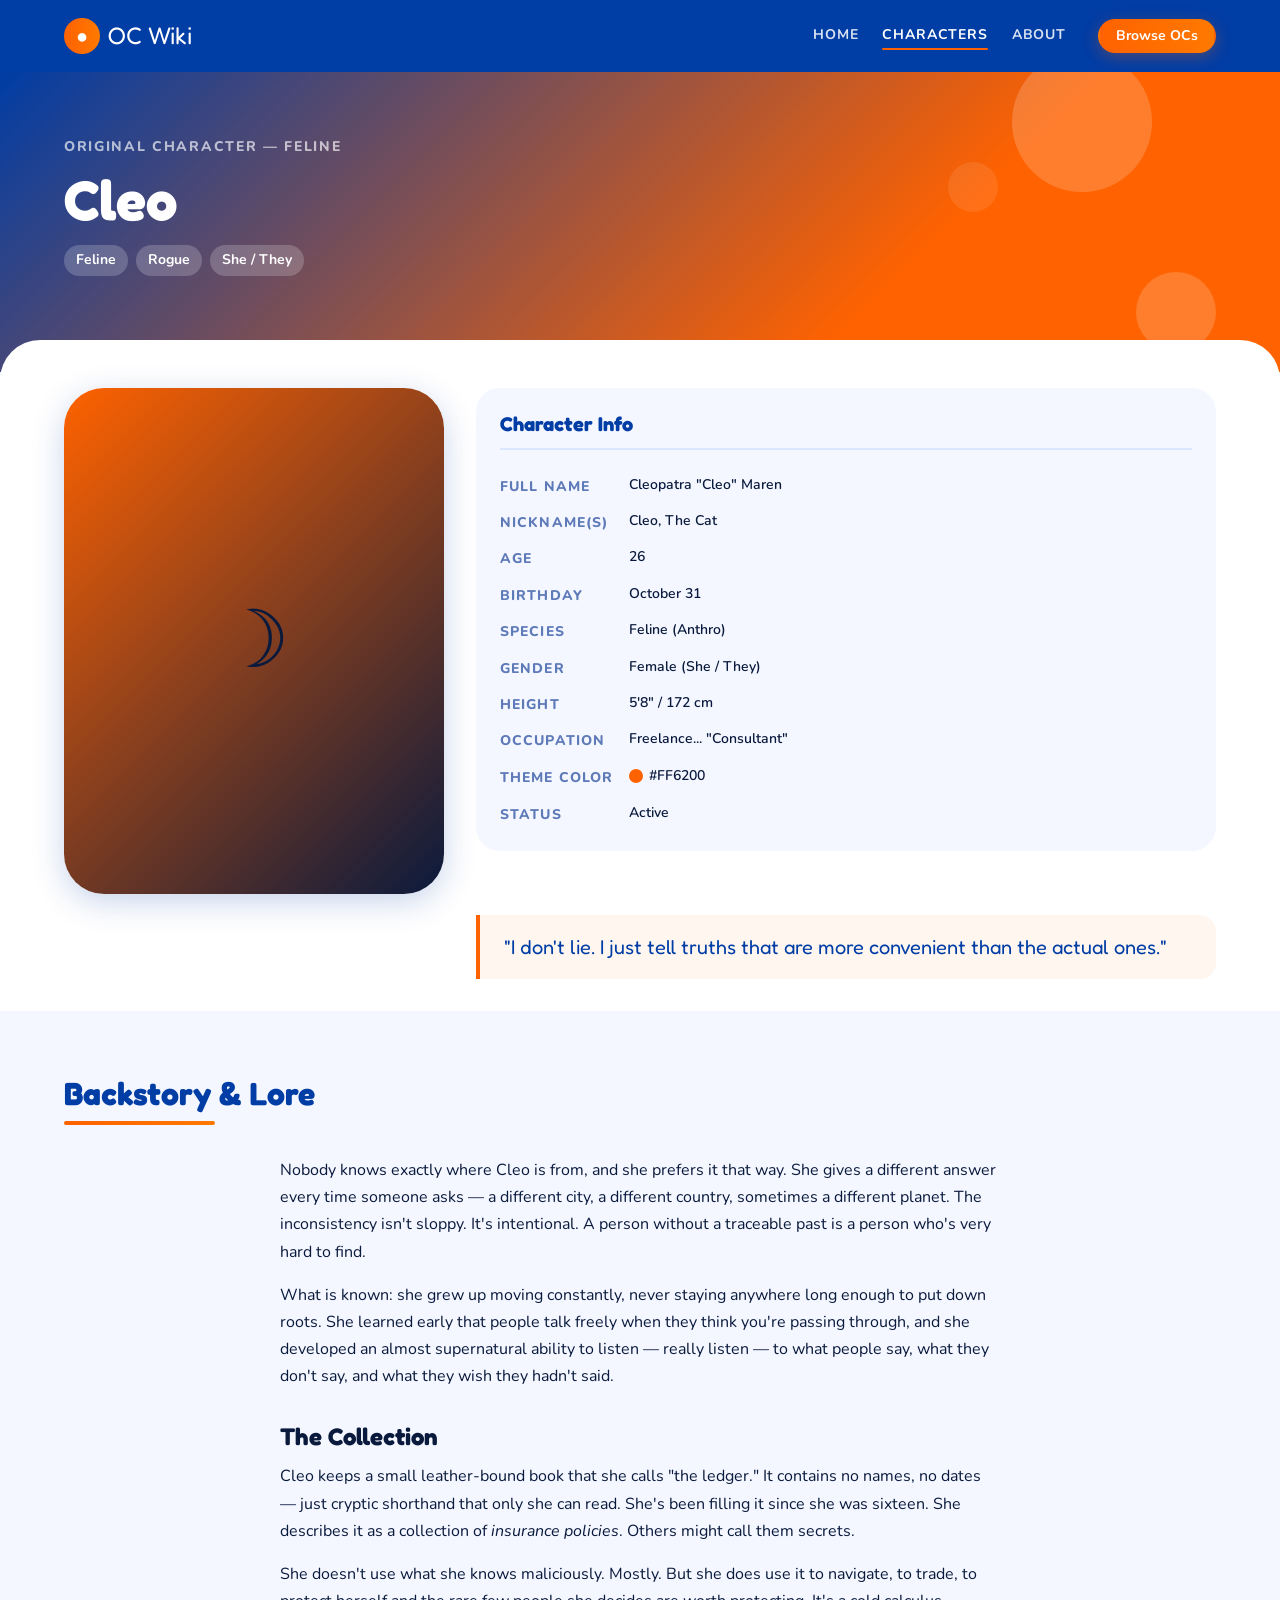
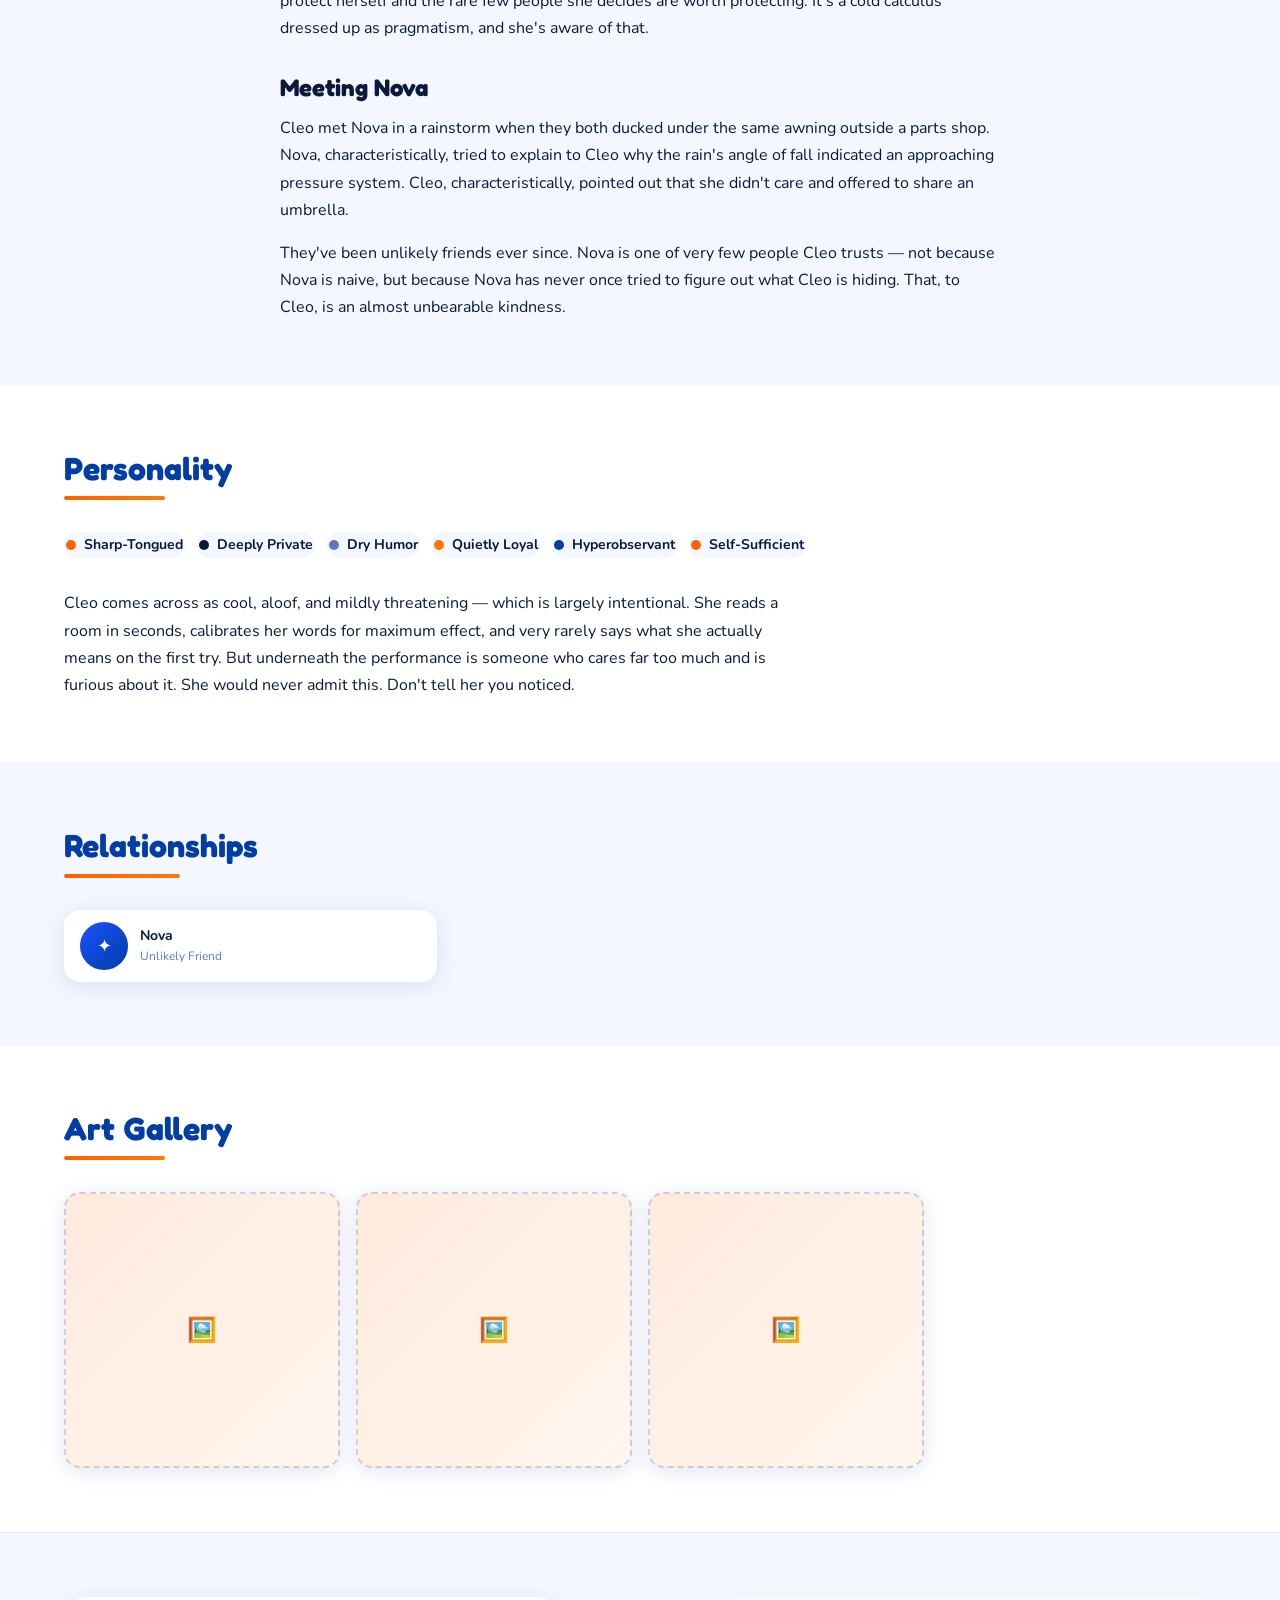
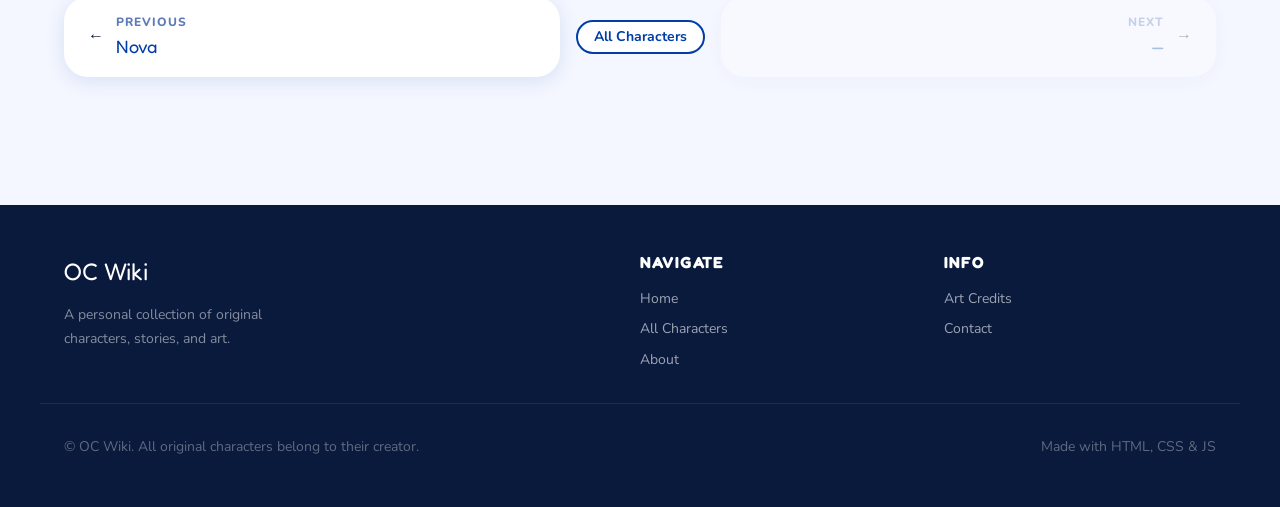
<file: characters/cleo.html>
<!DOCTYPE html>
<html lang="en">
<head>
  <meta charset="UTF-8">
  <meta name="viewport" content="width=device-width, initial-scale=1.0">
  <meta name="description" content="Cleo — a sharp-tongued wanderer who collects secrets like souvenirs. OC Wiki.">
  <title>Cleo | OC Wiki</title>

  <link rel="preconnect" href="https://fonts.googleapis.com">
  <link rel="preconnect" href="https://fonts.gstatic.com" crossorigin>
  <link href="https://fonts.googleapis.com/css2?family=Fredoka+One&family=Nunito:wght@400;600;700;800&display=swap" rel="stylesheet">

  <link rel="stylesheet" href="../css/variables.css">
  <link rel="stylesheet" href="../css/reset.css">
  <link rel="stylesheet" href="../css/typography.css">
  <link rel="stylesheet" href="../css/layout.css">
  <link rel="stylesheet" href="../css/components.css">
  <link rel="stylesheet" href="../css/header.css">
  <link rel="stylesheet" href="../css/footer.css">
  <link rel="stylesheet" href="../css/oc-page.css">
  <link rel="stylesheet" href="../css/gallery.css">
</head>
<body class="page-body">

  <header id="site-header" role="banner"></header>

  <main>
    <!-- HERO -->
    <section class="oc-hero" style="--oc-color: #FF6200;">
      <div class="oc-hero__bubble" aria-hidden="true"></div>
      <div class="oc-hero__bubble" aria-hidden="true"></div>
      <div class="oc-hero__bubble" aria-hidden="true"></div>
      <div class="container">
        <div class="oc-hero__content">
          <span class="oc-hero__eyebrow">Original Character &mdash; Feline</span>
          <h1 class="oc-name">Cleo</h1>
          <div class="oc-hero__tags">
            <span class="oc-hero__tag">Feline</span>
            <span class="oc-hero__tag">Rogue</span>
            <span class="oc-hero__tag">She / They</span>
          </div>
        </div>
      </div>
    </section>

    <!-- PROFILE -->
    <section class="profile-section">
      <div class="container">
        <div class="profile-layout">

          <div>
            <!-- Replace with real art when available -->
            <div class="oc-art-placeholder" role="img" aria-label="Cleo art placeholder" style="background: linear-gradient(135deg, #FF6200, #0A1A3D);">
              ☽
            </div>
          </div>

          <div class="stack stack--lg">
            <div class="oc-info-box">
              <h2 class="oc-info-box__title">Character Info</h2>
              <dl class="stat-table">
                <dt class="stat-table__label">Full Name</dt>
                <dd class="stat-table__value">Cleopatra "Cleo" Maren</dd>

                <dt class="stat-table__label">Nickname(s)</dt>
                <dd class="stat-table__value">Cleo, The Cat</dd>

                <dt class="stat-table__label">Age</dt>
                <dd class="stat-table__value">26</dd>

                <dt class="stat-table__label">Birthday</dt>
                <dd class="stat-table__value">October 31</dd>

                <dt class="stat-table__label">Species</dt>
                <dd class="stat-table__value">Feline (Anthro)</dd>

                <dt class="stat-table__label">Gender</dt>
                <dd class="stat-table__value">Female (She / They)</dd>

                <dt class="stat-table__label">Height</dt>
                <dd class="stat-table__value">5'8" / 172 cm</dd>

                <dt class="stat-table__label">Occupation</dt>
                <dd class="stat-table__value">Freelance... "Consultant"</dd>

                <dt class="stat-table__label">Theme Color</dt>
                <dd class="stat-table__value">
                  <span style="display:inline-flex; align-items:center; gap:6px;">
                    <span style="width:14px; height:14px; border-radius:50%; background:#FF6200; display:inline-block;"></span>
                    #FF6200
                  </span>
                </dd>

                <dt class="stat-table__label">Status</dt>
                <dd class="stat-table__value">Active</dd>
              </dl>
            </div>

            <div class="pull-quote">
              "I don't lie. I just tell truths that are more convenient than the actual ones."
            </div>
          </div>

        </div>
      </div>
    </section>

    <!-- LORE -->
    <section class="section lore-section" id="lore">
      <div class="container">
        <h2 class="section-title">Backstory &amp; Lore</h2>
        <div class="prose prose-center">
          <p>
            Nobody knows exactly where Cleo is from, and she prefers it that way. She gives a
            different answer every time someone asks — a different city, a different country,
            sometimes a different planet. The inconsistency isn't sloppy. It's intentional.
            A person without a traceable past is a person who's very hard to find.
          </p>
          <p>
            What is known: she grew up moving constantly, never staying anywhere long enough to
            put down roots. She learned early that people talk freely when they think you're
            passing through, and she developed an almost supernatural ability to listen — really
            listen — to what people say, what they don't say, and what they wish they hadn't said.
          </p>

          <h3>The Collection</h3>
          <p>
            Cleo keeps a small leather-bound book that she calls "the ledger." It contains no names,
            no dates — just cryptic shorthand that only she can read. She's been filling it since
            she was sixteen. She describes it as a collection of <em>insurance policies</em>.
            Others might call them secrets.
          </p>
          <p>
            She doesn't use what she knows maliciously. Mostly. But she does use it to navigate,
            to trade, to protect herself and the rare few people she decides are worth protecting.
            It's a cold calculus dressed up as pragmatism, and she's aware of that.
          </p>

          <h3>Meeting Nova</h3>
          <p>
            Cleo met Nova in a rainstorm when they both ducked under the same awning outside
            a parts shop. Nova, characteristically, tried to explain to Cleo why the rain's
            angle of fall indicated an approaching pressure system. Cleo, characteristically,
            pointed out that she didn't care and offered to share an umbrella.
          </p>
          <p>
            They've been unlikely friends ever since. Nova is one of very few people Cleo trusts
            — not because Nova is naive, but because Nova has never once tried to figure out
            what Cleo is hiding. That, to Cleo, is an almost unbearable kindness.
          </p>
        </div>
      </div>
    </section>

    <!-- PERSONALITY -->
    <section class="section personality-section" id="personality">
      <div class="container">
        <h2 class="section-title">Personality</h2>
        <div class="personality-grid">
          <div class="personality-trait">
            <span class="personality-trait__dot" style="background: #FF6200;"></span>
            Sharp-Tongued
          </div>
          <div class="personality-trait">
            <span class="personality-trait__dot" style="background: #0A1A3D;"></span>
            Deeply Private
          </div>
          <div class="personality-trait">
            <span class="personality-trait__dot" style="background: #5E7AB8;"></span>
            Dry Humor
          </div>
          <div class="personality-trait">
            <span class="personality-trait__dot" style="background: #FF7900;"></span>
            Quietly Loyal
          </div>
          <div class="personality-trait">
            <span class="personality-trait__dot" style="background: #003DA5;"></span>
            Hyperobservant
          </div>
          <div class="personality-trait">
            <span class="personality-trait__dot" style="background: #FF6200;"></span>
            Self-Sufficient
          </div>
        </div>
        <div class="prose" style="margin-top: var(--space-8);">
          <p>
            Cleo comes across as cool, aloof, and mildly threatening — which is largely intentional.
            She reads a room in seconds, calibrates her words for maximum effect, and very rarely
            says what she actually means on the first try. But underneath the performance is
            someone who cares far too much and is furious about it. She would never admit this.
            Don't tell her you noticed.
          </p>
        </div>
      </div>
    </section>

    <!-- RELATIONSHIPS -->
    <section class="section relations-section" id="relationships">
      <div class="container">
        <h2 class="section-title">Relationships</h2>
        <div class="relations-grid">
          <a href="nova.html" class="rel-card">
            <div class="rel-card__thumb--placeholder" style="background: linear-gradient(135deg, #1A52FF, #003DA5);">
              ✦
            </div>
            <div>
              <div class="rel-card__name">Nova</div>
              <div class="rel-card__role">Unlikely Friend</div>
            </div>
          </a>
          <!-- Add more relationship cards here -->
        </div>
      </div>
    </section>

    <!-- GALLERY -->
    <section class="section gallery-section" id="gallery">
      <div class="container">
        <h2 class="section-title">Art Gallery</h2>
        <div class="gallery-grid" id="gallery-grid">
          <!-- Replace placeholders with real art -->
          <div class="gallery-item gallery-item--placeholder" style="background: linear-gradient(135deg, #FF620022, #FF790011);" aria-label="Cleo art placeholder 1">🖼️</div>
          <div class="gallery-item gallery-item--placeholder" style="background: linear-gradient(135deg, #FF620022, #FF790011);" aria-label="Cleo art placeholder 2">🖼️</div>
          <div class="gallery-item gallery-item--placeholder" style="background: linear-gradient(135deg, #FF620022, #FF790011);" aria-label="Cleo art placeholder 3">🖼️</div>
        </div>
      </div>
    </section>

    <!-- PREV / NEXT -->
    <nav class="oc-pagination" aria-label="Navigate between characters">
      <div class="container">
        <div class="oc-nav">
          <a href="nova.html" class="oc-nav__link oc-nav__link--prev">
            <span aria-hidden="true">&larr;</span>
            <div>
              <div class="oc-nav__label">Previous</div>
              <div class="oc-nav__name">Nova</div>
            </div>
          </a>

          <a href="../characters.html" class="btn btn--secondary btn--sm" style="flex: none;">
            All Characters
          </a>

          <span class="oc-nav__link oc-nav__link--next" style="opacity: 0.3; cursor: default;">
            <div>
              <div class="oc-nav__label">Next</div>
              <div class="oc-nav__name">—</div>
            </div>
            <span aria-hidden="true">&rarr;</span>
          </span>
        </div>
      </div>
    </nav>
  </main>

  <footer id="site-footer" role="contentinfo"></footer>

  <script src="../js/includes.js"></script>
  <script src="../js/nav.js"></script>
  <script src="../js/gallery.js"></script>
  <script src="../js/bubbles.js"></script>
</body>
</html>
</file>
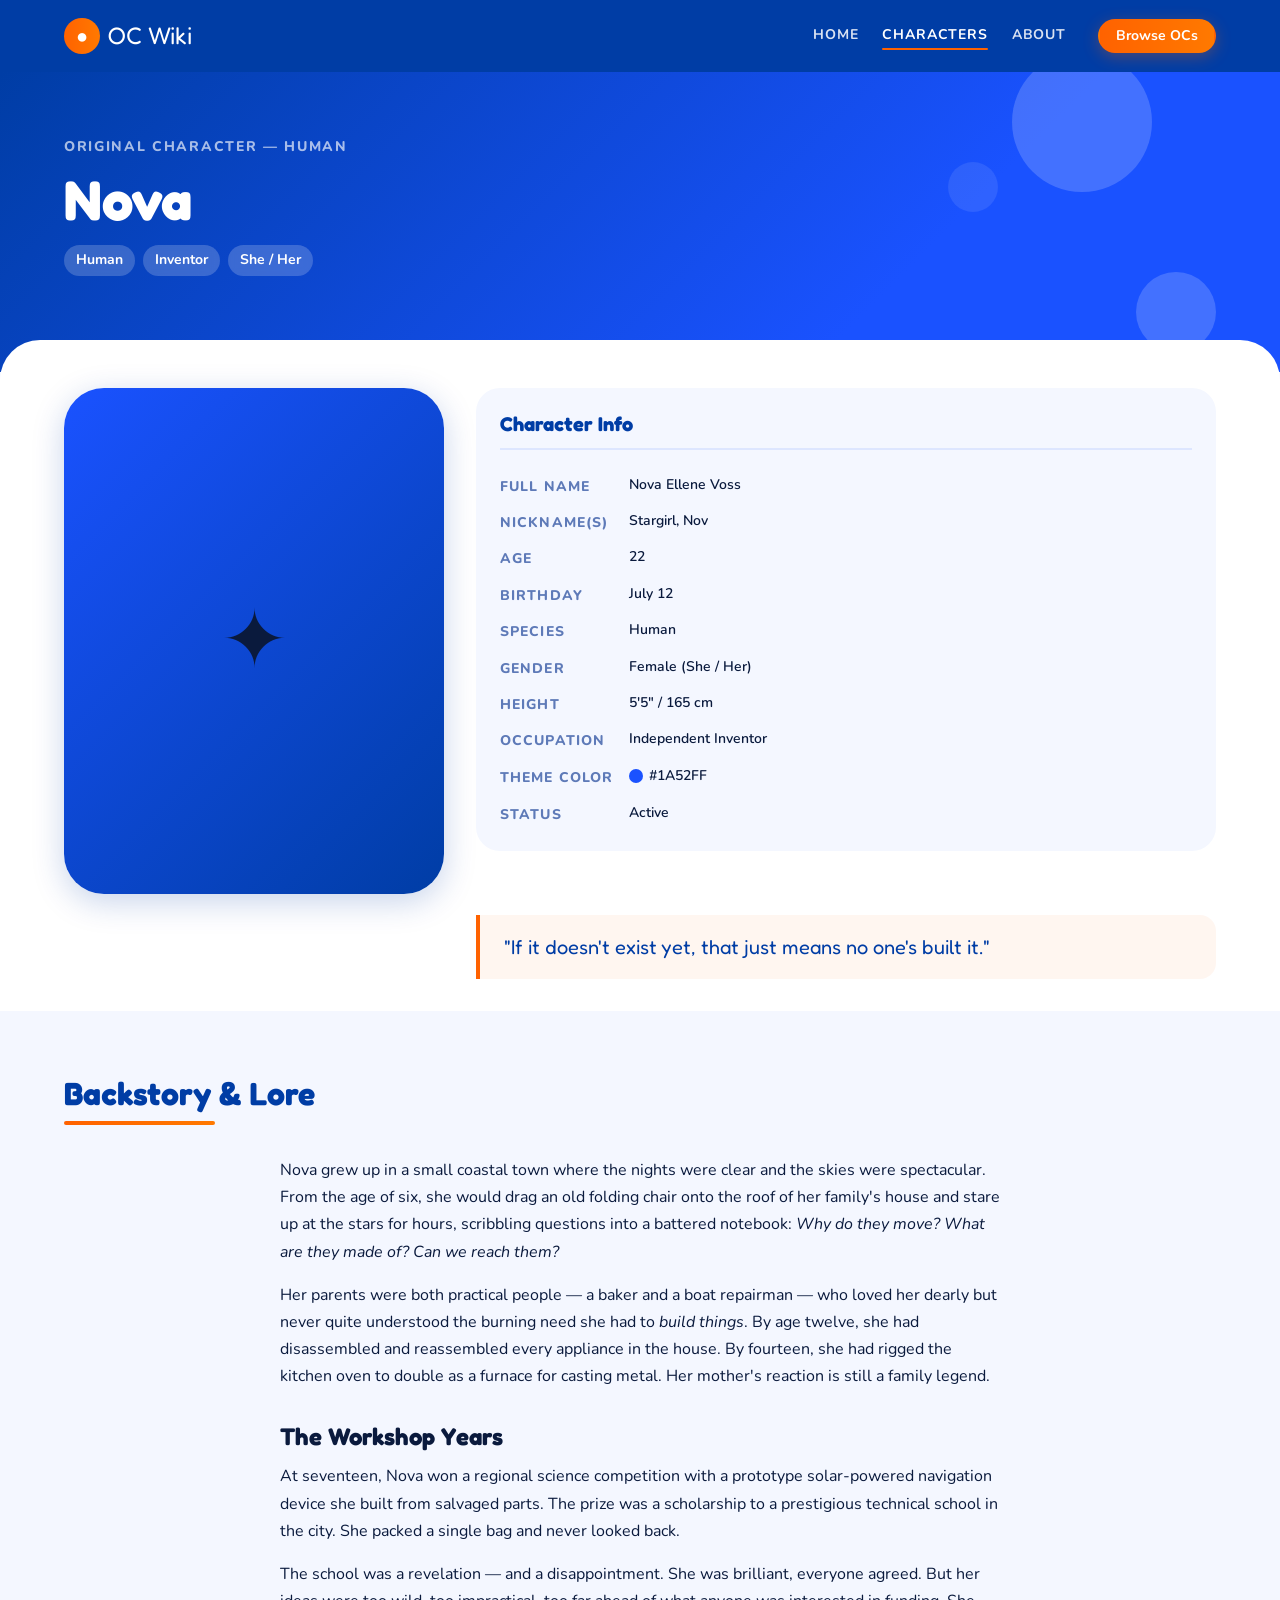
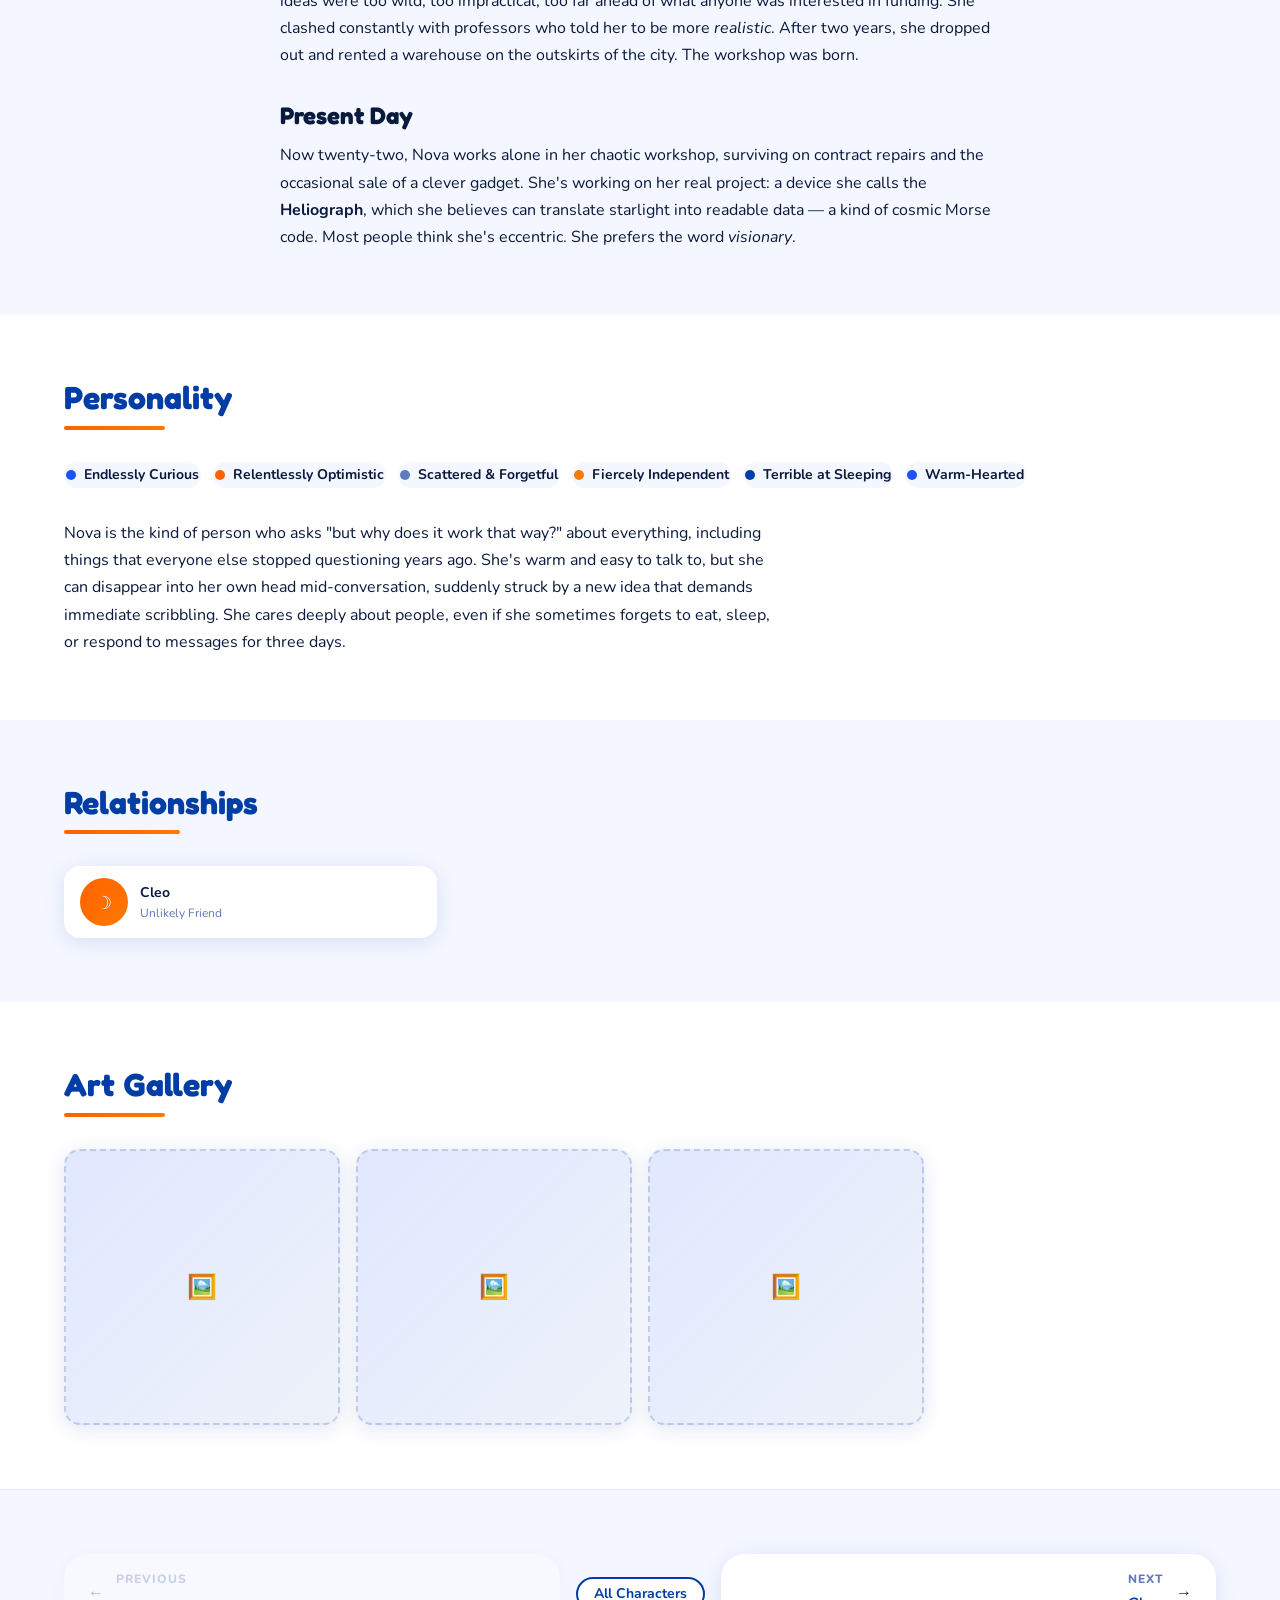
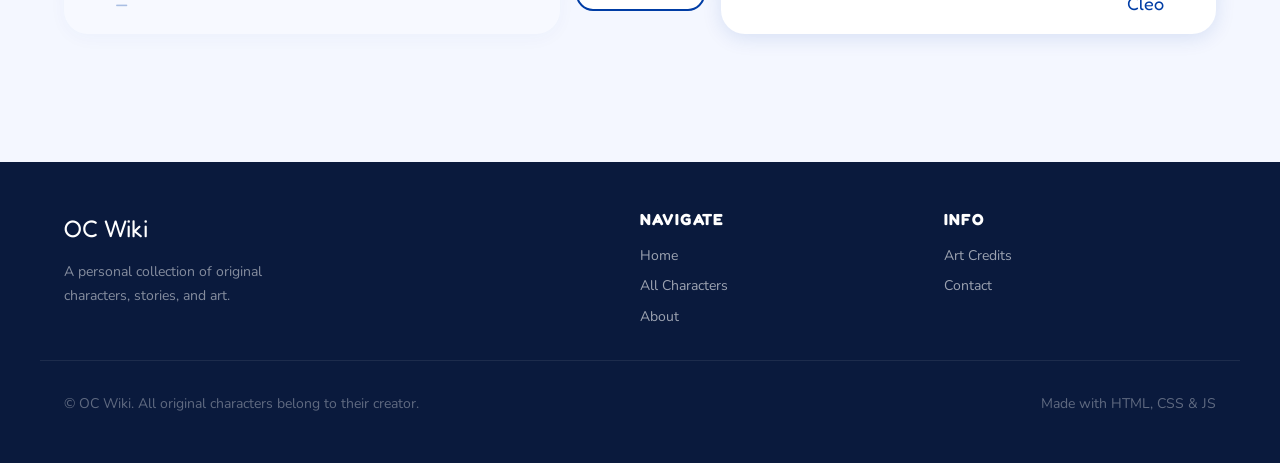
<file: characters/nova.html>
<!DOCTYPE html>
<html lang="en">
<head>
  <meta charset="UTF-8">
  <meta name="viewport" content="width=device-width, initial-scale=1.0">
  <meta name="description" content="Nova — a stargazing inventor with an obsession for the impossible. OC Wiki.">
  <title>Nova | OC Wiki</title>

  <link rel="preconnect" href="https://fonts.googleapis.com">
  <link rel="preconnect" href="https://fonts.gstatic.com" crossorigin>
  <link href="https://fonts.googleapis.com/css2?family=Fredoka+One&family=Nunito:wght@400;600;700;800&display=swap" rel="stylesheet">

  <link rel="stylesheet" href="../css/variables.css">
  <link rel="stylesheet" href="../css/reset.css">
  <link rel="stylesheet" href="../css/typography.css">
  <link rel="stylesheet" href="../css/layout.css">
  <link rel="stylesheet" href="../css/components.css">
  <link rel="stylesheet" href="../css/header.css">
  <link rel="stylesheet" href="../css/footer.css">
  <link rel="stylesheet" href="../css/oc-page.css">
  <link rel="stylesheet" href="../css/gallery.css">
</head>
<body class="page-body">

  <header id="site-header" role="banner"></header>

  <main>
    <!-- HERO -->
    <section class="oc-hero" style="--oc-color: #1A52FF;">
      <div class="oc-hero__bubble" aria-hidden="true"></div>
      <div class="oc-hero__bubble" aria-hidden="true"></div>
      <div class="oc-hero__bubble" aria-hidden="true"></div>
      <div class="container">
        <div class="oc-hero__content">
          <span class="oc-hero__eyebrow">Original Character &mdash; Human</span>
          <h1 class="oc-name">Nova</h1>
          <div class="oc-hero__tags">
            <span class="oc-hero__tag">Human</span>
            <span class="oc-hero__tag">Inventor</span>
            <span class="oc-hero__tag">She / Her</span>
          </div>
        </div>
      </div>
    </section>

    <!-- PROFILE -->
    <section class="profile-section">
      <div class="container">
        <div class="profile-layout">

          <div>
            <!-- Replace this placeholder with real art when available -->
            <div class="oc-art-placeholder" role="img" aria-label="Nova art placeholder" style="background: linear-gradient(135deg, #1A52FF, #003DA5);">
              ✦
            </div>
          </div>

          <div class="stack stack--lg">
            <div class="oc-info-box">
              <h2 class="oc-info-box__title">Character Info</h2>
              <dl class="stat-table">
                <dt class="stat-table__label">Full Name</dt>
                <dd class="stat-table__value">Nova Ellene Voss</dd>

                <dt class="stat-table__label">Nickname(s)</dt>
                <dd class="stat-table__value">Stargirl, Nov</dd>

                <dt class="stat-table__label">Age</dt>
                <dd class="stat-table__value">22</dd>

                <dt class="stat-table__label">Birthday</dt>
                <dd class="stat-table__value">July 12</dd>

                <dt class="stat-table__label">Species</dt>
                <dd class="stat-table__value">Human</dd>

                <dt class="stat-table__label">Gender</dt>
                <dd class="stat-table__value">Female (She / Her)</dd>

                <dt class="stat-table__label">Height</dt>
                <dd class="stat-table__value">5'5" / 165 cm</dd>

                <dt class="stat-table__label">Occupation</dt>
                <dd class="stat-table__value">Independent Inventor</dd>

                <dt class="stat-table__label">Theme Color</dt>
                <dd class="stat-table__value">
                  <span style="display:inline-flex; align-items:center; gap:6px;">
                    <span style="width:14px; height:14px; border-radius:50%; background:#1A52FF; display:inline-block;"></span>
                    #1A52FF
                  </span>
                </dd>

                <dt class="stat-table__label">Status</dt>
                <dd class="stat-table__value">Active</dd>
              </dl>
            </div>

            <div class="pull-quote">
              "If it doesn't exist yet, that just means no one's built it."
            </div>
          </div>

        </div>
      </div>
    </section>

    <!-- LORE -->
    <section class="section lore-section" id="lore">
      <div class="container">
        <h2 class="section-title">Backstory &amp; Lore</h2>
        <div class="prose prose-center">
          <p>
            Nova grew up in a small coastal town where the nights were clear and the skies were
            spectacular. From the age of six, she would drag an old folding chair onto the roof of
            her family's house and stare up at the stars for hours, scribbling questions into a
            battered notebook: <em>Why do they move? What are they made of? Can we reach them?</em>
          </p>
          <p>
            Her parents were both practical people — a baker and a boat repairman — who loved her
            dearly but never quite understood the burning need she had to <em>build things</em>.
            By age twelve, she had disassembled and reassembled every appliance in the house.
            By fourteen, she had rigged the kitchen oven to double as a furnace for casting metal.
            Her mother's reaction is still a family legend.
          </p>

          <h3>The Workshop Years</h3>
          <p>
            At seventeen, Nova won a regional science competition with a prototype solar-powered
            navigation device she built from salvaged parts. The prize was a scholarship to a
            prestigious technical school in the city. She packed a single bag and never looked back.
          </p>
          <p>
            The school was a revelation — and a disappointment. She was brilliant, everyone agreed.
            But her ideas were too wild, too impractical, too far ahead of what anyone was
            interested in funding. She clashed constantly with professors who told her to be more
            <em>realistic</em>. After two years, she dropped out and rented a warehouse on the
            outskirts of the city. The workshop was born.
          </p>

          <h3>Present Day</h3>
          <p>
            Now twenty-two, Nova works alone in her chaotic workshop, surviving on contract repairs
            and the occasional sale of a clever gadget. She's working on her real project: a device
            she calls the <strong>Heliograph</strong>, which she believes can translate starlight
            into readable data — a kind of cosmic Morse code. Most people think she's eccentric.
            She prefers the word <em>visionary</em>.
          </p>
        </div>
      </div>
    </section>

    <!-- PERSONALITY -->
    <section class="section personality-section" id="personality">
      <div class="container">
        <h2 class="section-title">Personality</h2>
        <div class="personality-grid">
          <div class="personality-trait">
            <span class="personality-trait__dot" style="background: #1A52FF;"></span>
            Endlessly Curious
          </div>
          <div class="personality-trait">
            <span class="personality-trait__dot" style="background: #FF6200;"></span>
            Relentlessly Optimistic
          </div>
          <div class="personality-trait">
            <span class="personality-trait__dot" style="background: #5E7AB8;"></span>
            Scattered &amp; Forgetful
          </div>
          <div class="personality-trait">
            <span class="personality-trait__dot" style="background: #FF7900;"></span>
            Fiercely Independent
          </div>
          <div class="personality-trait">
            <span class="personality-trait__dot" style="background: #003DA5;"></span>
            Terrible at Sleeping
          </div>
          <div class="personality-trait">
            <span class="personality-trait__dot" style="background: #1A52FF;"></span>
            Warm-Hearted
          </div>
        </div>
        <div class="prose" style="margin-top: var(--space-8);">
          <p>
            Nova is the kind of person who asks "but why does it work that way?" about everything,
            including things that everyone else stopped questioning years ago. She's warm and
            easy to talk to, but she can disappear into her own head mid-conversation, suddenly
            struck by a new idea that demands immediate scribbling. She cares deeply about people,
            even if she sometimes forgets to eat, sleep, or respond to messages for three days.
          </p>
        </div>
      </div>
    </section>

    <!-- RELATIONSHIPS -->
    <section class="section relations-section" id="relationships">
      <div class="container">
        <h2 class="section-title">Relationships</h2>
        <div class="relations-grid">
          <a href="cleo.html" class="rel-card">
            <div class="rel-card__thumb--placeholder" style="background: linear-gradient(135deg, #FF6200, #FF7900);">
              ☽
            </div>
            <div>
              <div class="rel-card__name">Cleo</div>
              <div class="rel-card__role">Unlikely Friend</div>
            </div>
          </a>
          <!-- Add more relationship cards here -->
        </div>
      </div>
    </section>

    <!-- GALLERY -->
    <section class="section gallery-section" id="gallery">
      <div class="container">
        <h2 class="section-title">Art Gallery</h2>
        <div class="gallery-grid" id="gallery-grid">
          <!-- Replace placeholders with real art:
               <a href="../assets/images/characters/nova/art-1.png"
                  class="gallery-item"
                  data-caption="Nova in the workshop">
                <img src="../assets/images/characters/nova/art-1.png"
                     alt="Nova standing in her workshop surrounded by gadgets"
                     loading="lazy">
                <div class="gallery-item__overlay" aria-hidden="true">&#128269;</div>
              </a>
          -->
          <div class="gallery-item gallery-item--placeholder" style="background: linear-gradient(135deg, #1A52FF22, #003DA511);" aria-label="Nova art placeholder 1">🖼️</div>
          <div class="gallery-item gallery-item--placeholder" style="background: linear-gradient(135deg, #1A52FF22, #003DA511);" aria-label="Nova art placeholder 2">🖼️</div>
          <div class="gallery-item gallery-item--placeholder" style="background: linear-gradient(135deg, #1A52FF22, #003DA511);" aria-label="Nova art placeholder 3">🖼️</div>
        </div>
      </div>
    </section>

    <!-- PREV / NEXT -->
    <nav class="oc-pagination" aria-label="Navigate between characters">
      <div class="container">
        <div class="oc-nav">
          <span class="oc-nav__link" style="opacity: 0.3; cursor: default;">
            <span aria-hidden="true">&larr;</span>
            <div>
              <div class="oc-nav__label">Previous</div>
              <div class="oc-nav__name">—</div>
            </div>
          </span>

          <a href="../characters.html" class="btn btn--secondary btn--sm" style="flex: none;">
            All Characters
          </a>

          <a href="cleo.html" class="oc-nav__link oc-nav__link--next">
            <div>
              <div class="oc-nav__label">Next</div>
              <div class="oc-nav__name">Cleo</div>
            </div>
            <span aria-hidden="true">&rarr;</span>
          </a>
        </div>
      </div>
    </nav>
  </main>

  <footer id="site-footer" role="contentinfo"></footer>

  <script src="../js/includes.js"></script>
  <script src="../js/nav.js"></script>
  <script src="../js/gallery.js"></script>
  <script src="../js/bubbles.js"></script>
</body>
</html>
</file>
<file: css/variables.css>
/* ============================================================
   DESIGN TOKENS — Import this first in every page's <head>
   ============================================================ */
:root {
  /* ── Color Palette ──────────────────────────────────────── */
  --color-blue-deep:    #003DA5;
  --color-blue-vivid:   #1A52FF;
  --color-orange:       #FF6200;
  --color-orange-light: #FF7900;
  --color-white:        #FFFFFF;
  --color-off-white:    #F4F7FF;
  --color-dark:         #0A1A3D;
  --color-muted:        #5E7AB8;
  --color-bubble:       rgba(255, 255, 255, 0.18);

  /* ── Gradients ──────────────────────────────────────────── */
  --gradient-blue:   linear-gradient(135deg, #003DA5 0%, #1A52FF 60%, #003DA5 100%);
  --gradient-orange: linear-gradient(90deg, #FF6200 0%, #FF7900 100%);

  /* ── Typography ─────────────────────────────────────────── */
  --font-display: 'Fredoka One', 'Nunito', cursive;
  --font-body:    'Nunito', 'Poppins', 'Segoe UI', sans-serif;

  --text-xs:   0.75rem;
  --text-sm:   0.875rem;
  --text-base: 1rem;
  --text-lg:   1.125rem;
  --text-xl:   1.25rem;
  --text-2xl:  1.5rem;
  --text-3xl:  2rem;
  --text-4xl:  2.75rem;
  --text-hero: 3.5rem;

  /* ── Spacing ────────────────────────────────────────────── */
  --space-1:  0.25rem;
  --space-2:  0.5rem;
  --space-3:  0.75rem;
  --space-4:  1rem;
  --space-6:  1.5rem;
  --space-8:  2rem;
  --space-12: 3rem;
  --space-16: 4rem;
  --space-24: 6rem;

  /* ── Border Radius ──────────────────────────────────────── */
  --radius-sm:   8px;
  --radius-md:   16px;
  --radius-lg:   24px;
  --radius-xl:   40px;
  --radius-full: 9999px;

  /* ── Shadows ────────────────────────────────────────────── */
  --shadow-card:  0 4px 20px rgba(0, 61, 165, 0.12);
  --shadow-hover: 0 8px 32px rgba(0, 61, 165, 0.22);
  --shadow-orange: 0 4px 16px rgba(255, 98, 0, 0.3);

  /* ── Transitions ────────────────────────────────────────── */
  --transition-fast:   150ms ease;
  --transition-base:   250ms ease;
  --transition-bounce: 300ms cubic-bezier(0.34, 1.56, 0.64, 1);

  /* ── Layout ─────────────────────────────────────────────── */
  --container-max: 1200px;
  --container-pad: var(--space-6);
  --header-height: 72px;
}
</file>
<file: css/typography.css>
/* ============================================================
   TYPOGRAPHY
   Google Fonts imported via <link> in HTML <head>
   ============================================================ */

/* Headings */
h1 { font-size: var(--text-4xl); }
h2 { font-size: var(--text-3xl); }
h3 { font-size: var(--text-2xl); }
h4 { font-size: var(--text-xl); }
h5 { font-size: var(--text-lg); }
h6 { font-size: var(--text-base); }

/* Utility classes */
.text-display {
  font-family: var(--font-display);
}

.text-hero {
  font-family: var(--font-display);
  font-size: var(--text-hero);
  line-height: 1.1;
}

.text-muted {
  color: var(--color-muted);
  font-size: var(--text-sm);
}

.text-center { text-align: center; }
.text-left   { text-align: left; }
.text-right  { text-align: right; }

.label {
  font-size: var(--text-sm);
  font-weight: 800;
  text-transform: uppercase;
  letter-spacing: 0.08em;
  color: var(--color-muted);
}

.lead {
  font-size: var(--text-lg);
  font-weight: 400;
  line-height: 1.7;
  color: var(--color-muted);
}

/* Prose — readable long-form text */
.prose {
  max-width: 72ch;
  font-size: var(--text-base);
  line-height: 1.8;
}

.prose p + p {
  margin-top: var(--space-4);
}

.prose h2, .prose h3 {
  margin-top: var(--space-8);
  margin-bottom: var(--space-3);
}

/* Pull quote */
.pull-quote {
  border-left: 4px solid var(--color-orange);
  padding: var(--space-4) var(--space-6);
  margin: var(--space-8) 0;
  font-size: var(--text-xl);
  font-family: var(--font-display);
  color: var(--color-blue-deep);
  background: rgba(255, 98, 0, 0.06);
  border-radius: 0 var(--radius-md) var(--radius-md) 0;
}
</file>
<file: css/layout.css>
/* ============================================================
   LAYOUT — Containers, sections, page wrappers
   ============================================================ */

/* Max-width container */
.container {
  width: 100%;
  max-width: var(--container-max);
  margin-inline: auto;
  padding-inline: var(--container-pad);
}

/* Generic section spacing */
.section {
  padding-block: var(--space-16);
}

.section--sm {
  padding-block: var(--space-8);
}

.section--lg {
  padding-block: var(--space-24);
}

/* Stacking with gap */
.stack {
  display: flex;
  flex-direction: column;
  gap: var(--space-4);
}

.stack--sm { gap: var(--space-2); }
.stack--lg { gap: var(--space-8); }

/* Horizontal row */
.row {
  display: flex;
  align-items: center;
  gap: var(--space-4);
  flex-wrap: wrap;
}

.row--center { justify-content: center; }
.row--between { justify-content: space-between; }

/* Grids */
.grid {
  display: grid;
  gap: var(--space-6);
}

.grid-2 {
  display: grid;
  gap: var(--space-6);
  grid-template-columns: 1fr;
}

.grid-3 {
  display: grid;
  gap: var(--space-6);
  grid-template-columns: 1fr;
}

.grid-4 {
  display: grid;
  gap: var(--space-6);
  grid-template-columns: repeat(2, 1fr);
}

@media (min-width: 640px) {
  .grid-2 { grid-template-columns: repeat(2, 1fr); }
  .grid-3 { grid-template-columns: repeat(2, 1fr); }
}

@media (min-width: 768px) {
  .grid-3 { grid-template-columns: repeat(3, 1fr); }
  .grid-4 { grid-template-columns: repeat(3, 1fr); }
}

@media (min-width: 1024px) {
  .grid-4 { grid-template-columns: repeat(4, 1fr); }
}

/* Two-column profile layout (OC pages) */
.profile-layout {
  display: grid;
  gap: var(--space-8);
  grid-template-columns: 1fr;
}

@media (min-width: 768px) {
  .profile-layout {
    grid-template-columns: minmax(280px, 380px) 1fr;
    align-items: start;
  }
}

/* Page with offset for fixed header */
.page-body {
  padding-top: var(--header-height);
}

/* Centered prose column */
.prose-center {
  max-width: 72ch;
  margin-inline: auto;
}

/* Divider */
.divider {
  border: none;
  height: 2px;
  background: linear-gradient(90deg, transparent, var(--color-blue-vivid), transparent);
  margin-block: var(--space-12);
  opacity: 0.2;
}
</file>
<file: css/components.css>
/* ============================================================
   COMPONENTS — Reusable UI pieces
   ============================================================ */

/* ── Buttons ─────────────────────────────────────────────── */
.btn {
  display: inline-flex;
  align-items: center;
  gap: var(--space-2);
  padding: var(--space-3) var(--space-6);
  border-radius: var(--radius-full);
  font-family: var(--font-body);
  font-size: var(--text-base);
  font-weight: 700;
  line-height: 1;
  cursor: pointer;
  transition: transform var(--transition-bounce),
              box-shadow var(--transition-base),
              background-color var(--transition-fast);
  text-decoration: none;
  white-space: nowrap;
  border: 2px solid transparent;
}

.btn:hover {
  transform: translateY(-2px);
}

.btn:active {
  transform: translateY(0);
}

.btn--primary {
  background: var(--gradient-orange);
  color: var(--color-white);
  box-shadow: var(--shadow-orange);
}

.btn--primary:hover {
  box-shadow: 0 8px 24px rgba(255, 98, 0, 0.45);
}

.btn--secondary {
  background: var(--color-white);
  color: var(--color-blue-deep);
  border-color: var(--color-blue-deep);
}

.btn--secondary:hover {
  background: var(--color-blue-deep);
  color: var(--color-white);
}

.btn--ghost {
  background: var(--color-bubble);
  color: var(--color-white);
  border-color: rgba(255, 255, 255, 0.4);
  backdrop-filter: blur(8px);
}

.btn--ghost:hover {
  background: rgba(255, 255, 255, 0.28);
}

.btn--sm {
  padding: var(--space-2) var(--space-4);
  font-size: var(--text-sm);
}

/* ── Cards ───────────────────────────────────────────────── */
.card {
  background: var(--color-white);
  border-radius: var(--radius-lg);
  box-shadow: var(--shadow-card);
  overflow: hidden;
  transition: transform var(--transition-bounce),
              box-shadow var(--transition-base);
}

.card:hover {
  transform: translateY(-4px);
  box-shadow: var(--shadow-hover);
}

.card__body {
  padding: var(--space-6);
}

.card__footer {
  padding: var(--space-4) var(--space-6);
  border-top: 1px solid var(--color-off-white);
}

/* Character card — used on characters.html */
.character-card {
  display: block;
  background: var(--color-white);
  border-radius: var(--radius-lg);
  box-shadow: var(--shadow-card);
  overflow: hidden;
  transition: transform var(--transition-bounce),
              box-shadow var(--transition-base);
  text-decoration: none;
  color: inherit;
}

.character-card:hover {
  transform: translateY(-5px) scale(1.01);
  box-shadow: var(--shadow-hover);
}

.character-card__thumb {
  width: 100%;
  aspect-ratio: 1 / 1;
  object-fit: cover;
  background: var(--color-off-white);
}

/* Placeholder thumbnail when no image */
.character-card__thumb--placeholder {
  width: 100%;
  aspect-ratio: 1 / 1;
  display: flex;
  align-items: center;
  justify-content: center;
  font-family: var(--font-display);
  font-size: var(--text-4xl);
  color: var(--color-white);
}

.character-card__body {
  padding: var(--space-4);
}

.character-card__name {
  font-family: var(--font-display);
  font-size: var(--text-xl);
  color: var(--color-dark);
  margin-bottom: var(--space-2);
}

.character-card__desc {
  font-size: var(--text-sm);
  color: var(--color-muted);
  margin-bottom: var(--space-3);
  display: -webkit-box;
  -webkit-line-clamp: 2;
  -webkit-box-orient: vertical;
  overflow: hidden;
}

/* ── Tags / Badges ───────────────────────────────────────── */
.tags {
  display: flex;
  flex-wrap: wrap;
  gap: var(--space-2);
}

.tag {
  display: inline-block;
  padding: 2px var(--space-3);
  border-radius: var(--radius-full);
  font-size: var(--text-xs);
  font-weight: 700;
  text-transform: uppercase;
  letter-spacing: 0.06em;
  line-height: 1.8;
}

.tag--blue {
  background: rgba(26, 82, 255, 0.12);
  color: var(--color-blue-deep);
}

.tag--orange {
  background: rgba(255, 98, 0, 0.12);
  color: var(--color-orange);
}

.tag--muted {
  background: var(--color-off-white);
  color: var(--color-muted);
}

/* Filter pill (toggle active state) */
.filter-pill {
  display: inline-block;
  padding: var(--space-2) var(--space-4);
  border-radius: var(--radius-full);
  font-size: var(--text-sm);
  font-weight: 700;
  cursor: pointer;
  border: 2px solid var(--color-blue-deep);
  color: var(--color-blue-deep);
  background: var(--color-white);
  transition: background var(--transition-fast), color var(--transition-fast);
}

.filter-pill:hover,
.filter-pill.active {
  background: var(--color-blue-deep);
  color: var(--color-white);
}

/* ── Stat table (OC info) ────────────────────────────────── */
.stat-table {
  display: grid;
  grid-template-columns: auto 1fr;
  gap: var(--space-3) var(--space-4);
  font-size: var(--text-sm);
}

.stat-table__label {
  font-weight: 800;
  text-transform: uppercase;
  letter-spacing: 0.08em;
  color: var(--color-muted);
  white-space: nowrap;
  padding-top: 2px;
}

.stat-table__value {
  color: var(--color-dark);
  font-weight: 600;
}

/* ── Info box / highlighted panel ────────────────────────── */
.info-box {
  background: var(--color-white);
  border-radius: var(--radius-lg);
  padding: var(--space-6);
  box-shadow: var(--shadow-card);
}

/* ── Section title decoration ────────────────────────────── */
.section-title {
  font-family: var(--font-display);
  font-size: var(--text-3xl);
  color: var(--color-blue-deep);
  position: relative;
  display: inline-block;
  margin-bottom: var(--space-8);
}

.section-title::after {
  content: '';
  display: block;
  height: 4px;
  width: 60%;
  background: var(--gradient-orange);
  border-radius: var(--radius-full);
  margin-top: var(--space-2);
}

/* ── Relationship card ───────────────────────────────────── */
.rel-card {
  display: flex;
  align-items: center;
  gap: var(--space-3);
  padding: var(--space-3) var(--space-4);
  background: var(--color-white);
  border-radius: var(--radius-md);
  box-shadow: var(--shadow-card);
  text-decoration: none;
  color: inherit;
  transition: transform var(--transition-bounce), box-shadow var(--transition-base);
}

.rel-card:hover {
  transform: translateY(-2px);
  box-shadow: var(--shadow-hover);
}

.rel-card__thumb {
  width: 48px;
  height: 48px;
  border-radius: var(--radius-full);
  object-fit: cover;
  flex-shrink: 0;
}

.rel-card__thumb--placeholder {
  width: 48px;
  height: 48px;
  border-radius: var(--radius-full);
  display: flex;
  align-items: center;
  justify-content: center;
  font-size: var(--text-lg);
  font-family: var(--font-display);
  color: var(--color-white);
  flex-shrink: 0;
}

.rel-card__name {
  font-weight: 700;
  font-size: var(--text-sm);
  color: var(--color-dark);
}

.rel-card__role {
  font-size: var(--text-xs);
  color: var(--color-muted);
}

/* ── Decorative bubble shapes (CSS-only) ─────────────────── */
.bubble-layer {
  position: absolute;
  inset: 0;
  overflow: hidden;
  pointer-events: none;
  z-index: 0;
}

.bubble {
  position: absolute;
  border-radius: 50%;
  background: var(--color-bubble);
  animation: bubbleFloat 8s ease-in-out infinite;
}

@keyframes bubbleFloat {
  0%, 100% { transform: translateY(0) scale(1); opacity: 0.7; }
  50%       { transform: translateY(-20px) scale(1.05); opacity: 1; }
}

@media (prefers-reduced-motion: reduce) {
  .bubble { animation: none; }
}

/* ── Empty state ─────────────────────────────────────────── */
.empty-state {
  display: none;
  text-align: center;
  padding: var(--space-16);
  color: var(--color-muted);
}

.empty-state.visible {
  display: block;
}

.empty-state__icon {
  font-size: 3rem;
  margin-bottom: var(--space-4);
}

/* ── OC nav strip (prev/next) ────────────────────────────── */
.oc-nav {
  display: flex;
  justify-content: space-between;
  align-items: center;
  gap: var(--space-4);
  padding-block: var(--space-8);
  flex-wrap: wrap;
}

.oc-nav__link {
  display: flex;
  align-items: center;
  gap: var(--space-3);
  padding: var(--space-4) var(--space-6);
  background: var(--color-white);
  border-radius: var(--radius-lg);
  box-shadow: var(--shadow-card);
  text-decoration: none;
  color: var(--color-dark);
  transition: transform var(--transition-bounce), box-shadow var(--transition-base);
  flex: 1;
  min-width: 160px;
}

.oc-nav__link:hover {
  transform: translateY(-2px);
  box-shadow: var(--shadow-hover);
}

.oc-nav__link--next {
  justify-content: flex-end;
  text-align: right;
}

.oc-nav__label {
  font-size: var(--text-xs);
  text-transform: uppercase;
  letter-spacing: 0.08em;
  color: var(--color-muted);
  font-weight: 800;
}

.oc-nav__name {
  font-family: var(--font-display);
  font-size: var(--text-lg);
  color: var(--color-blue-deep);
}
</file>
<file: css/header.css>
/* ============================================================
   HEADER & NAVIGATION
   ============================================================ */
#site-header {
  position: fixed;
  top: 0;
  left: 0;
  right: 0;
  z-index: 100;
  height: var(--header-height);
  background: var(--color-blue-deep);
  transition: height var(--transition-base),
              box-shadow var(--transition-base),
              background var(--transition-base);
}

#site-header.scrolled {
  height: 60px;
  box-shadow: 0 4px 24px rgba(0, 61, 165, 0.35);
  background: rgba(0, 61, 165, 0.97);
  backdrop-filter: blur(8px);
}

.site-header__inner {
  display: flex;
  align-items: center;
  justify-content: space-between;
  height: 100%;
  max-width: var(--container-max);
  margin-inline: auto;
  padding-inline: var(--container-pad);
}

/* Logo */
.site-logo {
  display: flex;
  align-items: center;
  gap: var(--space-2);
  text-decoration: none;
  color: var(--color-white);
  font-family: var(--font-display);
  font-size: var(--text-2xl);
  line-height: 1;
  flex-shrink: 0;
}

.site-logo__icon {
  width: 36px;
  height: 36px;
  background: var(--gradient-orange);
  border-radius: var(--radius-full);
  display: flex;
  align-items: center;
  justify-content: center;
  font-size: var(--text-xl);
  flex-shrink: 0;
}

/* Desktop nav */
.site-nav {
  display: flex;
  align-items: center;
  gap: var(--space-6);
}

.site-nav__link {
  color: rgba(255, 255, 255, 0.85);
  font-weight: 700;
  font-size: var(--text-sm);
  text-decoration: none;
  text-transform: uppercase;
  letter-spacing: 0.06em;
  position: relative;
  padding-bottom: 2px;
  transition: color var(--transition-fast);
}

.site-nav__link::after {
  content: '';
  position: absolute;
  left: 0;
  bottom: -2px;
  width: 0;
  height: 2px;
  background: var(--color-orange);
  border-radius: var(--radius-full);
  transition: width var(--transition-base);
}

.site-nav__link:hover,
.site-nav__link.active {
  color: var(--color-white);
}

.site-nav__link:hover::after,
.site-nav__link.active::after {
  width: 100%;
}

/* CTA button in nav */
.site-nav__cta {
  margin-left: var(--space-2);
}

/* Hamburger button (mobile) */
.nav-toggle {
  display: none;
  flex-direction: column;
  justify-content: center;
  gap: 5px;
  width: 36px;
  height: 36px;
  cursor: pointer;
  background: none;
  border: none;
  padding: 4px;
  border-radius: var(--radius-sm);
  transition: background var(--transition-fast);
}

.nav-toggle:hover {
  background: rgba(255, 255, 255, 0.1);
}

.nav-toggle__bar {
  display: block;
  width: 100%;
  height: 2px;
  background: var(--color-white);
  border-radius: var(--radius-full);
  transition: transform var(--transition-base), opacity var(--transition-fast);
}

/* Hamburger → X animation */
.nav-toggle.is-open .nav-toggle__bar:nth-child(1) {
  transform: translateY(7px) rotate(45deg);
}
.nav-toggle.is-open .nav-toggle__bar:nth-child(2) {
  opacity: 0;
}
.nav-toggle.is-open .nav-toggle__bar:nth-child(3) {
  transform: translateY(-7px) rotate(-45deg);
}

/* Mobile drawer */
.site-nav--mobile {
  display: none;
  flex-direction: column;
  position: fixed;
  top: var(--header-height);
  left: 0;
  right: 0;
  background: var(--color-blue-deep);
  padding: var(--space-6);
  gap: var(--space-4);
  box-shadow: 0 8px 24px rgba(0, 0, 0, 0.3);
  border-top: 1px solid rgba(255, 255, 255, 0.1);
  z-index: 99;
}

.site-nav--mobile.is-open {
  display: flex;
}

.site-nav--mobile .site-nav__link {
  font-size: var(--text-base);
  padding-block: var(--space-2);
  border-bottom: 1px solid rgba(255, 255, 255, 0.08);
}

.site-nav--mobile .btn {
  margin-top: var(--space-2);
  text-align: center;
  justify-content: center;
}

/* Responsive */
@media (max-width: 767px) {
  .site-nav--desktop { display: none; }
  .nav-toggle { display: flex; }
}

@media (min-width: 768px) {
  .nav-toggle { display: none; }
  .site-nav--mobile { display: none !important; }
}
</file>
<file: css/footer.css>
/* ============================================================
   FOOTER
   ============================================================ */
#site-footer {
  background: var(--color-dark);
  color: rgba(255, 255, 255, 0.75);
  padding-block: var(--space-12);
  margin-top: var(--space-16);
}

.footer__inner {
  max-width: var(--container-max);
  margin-inline: auto;
  padding-inline: var(--container-pad);
  display: grid;
  gap: var(--space-8);
  grid-template-columns: 1fr;
}

@media (min-width: 640px) {
  .footer__inner {
    grid-template-columns: 1fr 1fr;
  }
}

@media (min-width: 1024px) {
  .footer__inner {
    grid-template-columns: 2fr 1fr 1fr;
  }
}

.footer__brand {
  display: flex;
  flex-direction: column;
  gap: var(--space-3);
}

.footer__logo {
  font-family: var(--font-display);
  font-size: var(--text-2xl);
  color: var(--color-white);
  text-decoration: none;
}

.footer__tagline {
  font-size: var(--text-sm);
  color: rgba(255, 255, 255, 0.5);
  max-width: 30ch;
}

.footer__heading {
  font-family: var(--font-display);
  font-size: var(--text-base);
  color: var(--color-white);
  margin-bottom: var(--space-4);
  text-transform: uppercase;
  letter-spacing: 0.06em;
}

.footer__links {
  display: flex;
  flex-direction: column;
  gap: var(--space-2);
}

.footer__links a {
  font-size: var(--text-sm);
  color: rgba(255, 255, 255, 0.6);
  text-decoration: none;
  transition: color var(--transition-fast);
}

.footer__links a:hover {
  color: var(--color-orange);
}

.footer__bottom {
  max-width: var(--container-max);
  margin-inline: auto;
  padding-inline: var(--container-pad);
  padding-top: var(--space-8);
  margin-top: var(--space-8);
  border-top: 1px solid rgba(255, 255, 255, 0.08);
  display: flex;
  justify-content: space-between;
  align-items: center;
  flex-wrap: wrap;
  gap: var(--space-4);
  font-size: var(--text-sm);
  color: rgba(255, 255, 255, 0.35);
}

.footer__bottom a {
  color: var(--color-orange-light);
  text-decoration: none;
}

.footer__bottom a:hover {
  text-decoration: underline;
}
</file>
<file: css/homepage.css>
/* ============================================================
   HOMEPAGE — index.html specific styles
   ============================================================ */

/* ── Hero Section ────────────────────────────────────────── */
.hero {
  position: relative;
  background: var(--gradient-blue);
  color: var(--color-white);
  padding-block: var(--space-24);
  overflow: hidden;
  min-height: 80vh;
  display: flex;
  align-items: center;
}

.hero__content {
  position: relative;
  z-index: 1;
  max-width: 680px;
}

.hero__eyebrow {
  display: inline-block;
  font-size: var(--text-sm);
  font-weight: 800;
  text-transform: uppercase;
  letter-spacing: 0.12em;
  color: var(--color-orange-light);
  margin-bottom: var(--space-4);
}

.hero__title {
  font-family: var(--font-display);
  font-size: clamp(2.5rem, 6vw, var(--text-hero));
  color: var(--color-white);
  line-height: 1.1;
  margin-bottom: var(--space-6);
}

.hero__title span {
  color: var(--color-orange-light);
}

.hero__subtitle {
  font-size: var(--text-lg);
  color: rgba(255, 255, 255, 0.8);
  line-height: 1.7;
  margin-bottom: var(--space-8);
  max-width: 55ch;
}

.hero__actions {
  display: flex;
  gap: var(--space-4);
  flex-wrap: wrap;
}

/* Hero bubble decorations */
.hero__bubble {
  position: absolute;
  border-radius: 50%;
  background: var(--color-bubble);
  animation: bubbleFloat 6s ease-in-out infinite;
}

.hero__bubble:nth-child(1) { width: 120px; height: 120px; top: 10%; right: 15%; animation-delay: 0s; }
.hero__bubble:nth-child(2) { width: 80px;  height: 80px;  top: 55%; right: 8%;  animation-delay: 1s; }
.hero__bubble:nth-child(3) { width: 200px; height: 200px; top: -5%; right: 35%; animation-delay: 2s; opacity: 0.4; }
.hero__bubble:nth-child(4) { width: 50px;  height: 50px;  bottom: 15%; right: 25%; animation-delay: 1.5s; }
.hero__bubble:nth-child(5) { width: 140px; height: 140px; bottom: -5%; right: 5%; animation-delay: 0.5s; opacity: 0.5; }

@media (prefers-reduced-motion: reduce) {
  .hero__bubble { animation: none; }
}

/* ── Featured Characters ─────────────────────────────────── */
.featured {
  background: var(--color-white);
}

.featured__header {
  text-align: center;
  margin-bottom: var(--space-12);
}

.featured__header .section-title {
  display: block;
}

.featured__header .section-title::after {
  margin-inline: auto;
}

/* ── About Section ───────────────────────────────────────── */
.about {
  background: var(--color-off-white);
}

.about__inner {
  display: grid;
  gap: var(--space-12);
  grid-template-columns: 1fr;
  align-items: center;
}

@media (min-width: 768px) {
  .about__inner {
    grid-template-columns: 1fr 1fr;
  }
}

.about__image-wrap {
  position: relative;
}

.about__image {
  width: 100%;
  max-width: 400px;
  border-radius: var(--radius-xl);
  box-shadow: var(--shadow-hover);
}

.about__image--placeholder {
  width: 100%;
  max-width: 400px;
  aspect-ratio: 1 / 1;
  border-radius: var(--radius-xl);
  background: var(--gradient-blue);
  display: flex;
  align-items: center;
  justify-content: center;
  font-size: 4rem;
  box-shadow: var(--shadow-hover);
}

.about__text .section-title {
  margin-bottom: var(--space-6);
}

.about__text p {
  color: var(--color-muted);
  margin-bottom: var(--space-4);
}

/* ── Orange CTA Banner ───────────────────────────────────── */
.cta-banner {
  background: var(--gradient-orange);
  padding-block: var(--space-16);
  text-align: center;
  color: var(--color-white);
  position: relative;
  overflow: hidden;
}

.cta-banner__title {
  font-family: var(--font-display);
  font-size: var(--text-3xl);
  color: var(--color-white);
  margin-bottom: var(--space-4);
}

.cta-banner__subtitle {
  font-size: var(--text-lg);
  opacity: 0.85;
  margin-bottom: var(--space-8);
}

/* Bubble decorations on CTA banner */
.cta-banner__bubble {
  position: absolute;
  border-radius: 50%;
  background: rgba(255, 255, 255, 0.15);
}

.cta-banner__bubble:nth-child(1) { width: 100px; height: 100px; top: -20px; left: 5%; }
.cta-banner__bubble:nth-child(2) { width: 60px;  height: 60px;  bottom: -10px; left: 20%; }
.cta-banner__bubble:nth-child(3) { width: 150px; height: 150px; top: -40px; right: 10%; }
.cta-banner__bubble:nth-child(4) { width: 40px;  height: 40px;  bottom: 20px; right: 30%; }
</file>
<file: css/characters-list.css>
/* ============================================================
   CHARACTERS LIST PAGE — characters.html specific styles
   ============================================================ */

/* ── Page Hero ───────────────────────────────────────────── */
.chars-hero {
  background: var(--gradient-blue);
  color: var(--color-white);
  padding-block: var(--space-16);
  text-align: center;
  position: relative;
  overflow: hidden;
}

.chars-hero__title {
  font-family: var(--font-display);
  font-size: clamp(2rem, 5vw, var(--text-4xl));
  color: var(--color-white);
  margin-bottom: var(--space-6);
  position: relative;
  z-index: 1;
}

/* Search input */
.search-wrap {
  position: relative;
  max-width: 480px;
  margin-inline: auto;
  z-index: 1;
}

.search-wrap__icon {
  position: absolute;
  left: var(--space-4);
  top: 50%;
  transform: translateY(-50%);
  color: var(--color-muted);
  font-size: var(--text-lg);
  pointer-events: none;
}

.search-input {
  width: 100%;
  padding: var(--space-4) var(--space-4) var(--space-4) var(--space-10);
  border-radius: var(--radius-full);
  border: 2px solid transparent;
  background: var(--color-white);
  font-size: var(--text-base);
  font-family: var(--font-body);
  color: var(--color-dark);
  box-shadow: var(--shadow-card);
  transition: border-color var(--transition-fast), box-shadow var(--transition-fast);
}

.search-input:focus {
  border-color: var(--color-orange);
  box-shadow: var(--shadow-orange);
  outline: none;
}

.search-input::placeholder {
  color: var(--color-muted);
}

/* Hero bubbles */
.chars-hero__bubble {
  position: absolute;
  border-radius: 50%;
  background: var(--color-bubble);
}

.chars-hero__bubble:nth-child(1) { width: 100px; height: 100px; top: -10%; right: 5%; }
.chars-hero__bubble:nth-child(2) { width: 60px;  height: 60px;  bottom: 10%; left: 8%; }
.chars-hero__bubble:nth-child(3) { width: 40px;  height: 40px;  top: 20%; left: 20%; opacity: 0.6; }

/* ── Filter Bar ──────────────────────────────────────────── */
.filter-bar {
  background: var(--color-white);
  padding-block: var(--space-4);
  border-bottom: 1px solid var(--color-off-white);
  position: sticky;
  top: var(--header-height);
  z-index: 50;
}

.filter-bar__inner {
  display: flex;
  align-items: center;
  gap: var(--space-3);
  flex-wrap: wrap;
}

.filter-bar__label {
  font-size: var(--text-sm);
  font-weight: 800;
  text-transform: uppercase;
  letter-spacing: 0.08em;
  color: var(--color-muted);
  white-space: nowrap;
}

/* ── Characters Grid ─────────────────────────────────────── */
.chars-grid {
  padding-block: var(--space-12);
}

.chars-count {
  font-size: var(--text-sm);
  color: var(--color-muted);
  margin-bottom: var(--space-6);
  font-weight: 600;
}

/* ── Empty State ─────────────────────────────────────────── */
.empty-state {
  text-align: center;
  padding-block: var(--space-16);
  color: var(--color-muted);
}

.empty-state__emoji {
  font-size: 3rem;
  margin-bottom: var(--space-4);
  display: block;
}

.empty-state h3 {
  font-family: var(--font-display);
  font-size: var(--text-2xl);
  color: var(--color-blue-deep);
  margin-bottom: var(--space-2);
}
</file>
<file: css/oc-page.css>
/* ============================================================
   INDIVIDUAL OC PAGE — characters/oc-slug.html specific styles
   ============================================================ */

/* ── Character Hero Banner ───────────────────────────────── */
.oc-hero {
  position: relative;
  background: var(--gradient-blue);
  /* Per-OC: override with style="--oc-color: #HEX" on this element */
  overflow: hidden;
  padding-block: var(--space-16) var(--space-24);
  color: var(--color-white);
}

/* When an OC accent color is set */
.oc-hero[style*="--oc-color"] {
  background: linear-gradient(135deg, var(--color-blue-deep) 0%, var(--oc-color, var(--color-blue-vivid)) 70%);
}

.oc-hero__content {
  position: relative;
  z-index: 1;
}

.oc-hero__eyebrow {
  font-size: var(--text-sm);
  font-weight: 800;
  text-transform: uppercase;
  letter-spacing: 0.12em;
  color: rgba(255, 255, 255, 0.65);
  margin-bottom: var(--space-3);
  display: block;
}

.oc-name {
  font-family: var(--font-display);
  font-size: clamp(2.5rem, 6vw, var(--text-hero));
  color: var(--color-white);
  line-height: 1.05;
  margin-bottom: var(--space-4);
}

.oc-hero__tags {
  display: flex;
  gap: var(--space-2);
  flex-wrap: wrap;
}

.oc-hero__tag {
  display: inline-block;
  padding: var(--space-1) var(--space-3);
  border-radius: var(--radius-full);
  font-size: var(--text-sm);
  font-weight: 700;
  background: rgba(255, 255, 255, 0.2);
  color: var(--color-white);
  backdrop-filter: blur(4px);
}

/* Hero bubble decorations */
.oc-hero__bubble {
  position: absolute;
  border-radius: 50%;
  background: var(--color-bubble);
}

.oc-hero__bubble:nth-child(1) { width: 140px; height: 140px; top: -20px; right: 10%; }
.oc-hero__bubble:nth-child(2) { width: 80px;  height: 80px;  bottom: 20px; right: 5%; }
.oc-hero__bubble:nth-child(3) { width: 50px;  height: 50px;  top: 30%; right: 22%; opacity: 0.5; }

/* ── Profile Section ─────────────────────────────────────── */
.profile-section {
  background: var(--color-white);
  margin-top: calc(-1 * var(--space-8));
  border-radius: var(--radius-xl) var(--radius-xl) 0 0;
  padding-top: var(--space-12);
  position: relative;
  z-index: 2;
}

/* Character art frame */
.oc-art-frame {
  border-radius: var(--radius-xl);
  overflow: hidden;
  box-shadow: var(--shadow-hover);
  position: relative;
}

.oc-art-frame::before {
  content: '';
  position: absolute;
  inset: 0;
  border-radius: var(--radius-xl);
  border: 3px solid rgba(255, 255, 255, 0.5);
  z-index: 1;
  pointer-events: none;
}

.oc-art-frame img {
  width: 100%;
  display: block;
}

/* Art placeholder */
.oc-art-placeholder {
  width: 100%;
  aspect-ratio: 3 / 4;
  background: var(--gradient-blue);
  border-radius: var(--radius-xl);
  display: flex;
  align-items: center;
  justify-content: center;
  font-size: 5rem;
  box-shadow: var(--shadow-hover);
}

/* Info box in profile */
.oc-info-box {
  background: var(--color-off-white);
  border-radius: var(--radius-lg);
  padding: var(--space-6);
}

.oc-info-box__title {
  font-family: var(--font-display);
  font-size: var(--text-xl);
  color: var(--color-blue-deep);
  margin-bottom: var(--space-6);
  padding-bottom: var(--space-3);
  border-bottom: 2px solid rgba(26, 82, 255, 0.1);
}

/* ── Lore Section ────────────────────────────────────────── */
.lore-section {
  background: var(--color-off-white);
  padding-block: var(--space-16);
}

/* ── Personality Section ─────────────────────────────────── */
.personality-section {
  background: var(--color-white);
  padding-block: var(--space-16);
}

.personality-grid {
  display: flex;
  flex-wrap: wrap;
  gap: var(--space-3);
}

.personality-trait {
  display: flex;
  align-items: center;
  gap: var(--space-2);
  padding: var(--space-3) var(--space-5);
  background: var(--color-off-white);
  border-radius: var(--radius-full);
  font-weight: 700;
  font-size: var(--text-sm);
  color: var(--color-dark);
  border: 2px solid transparent;
  transition: border-color var(--transition-fast), background var(--transition-fast);
}

.personality-trait:hover {
  background: var(--color-white);
  border-color: var(--color-blue-vivid);
}

.personality-trait__dot {
  width: 10px;
  height: 10px;
  border-radius: 50%;
  flex-shrink: 0;
}

/* ── Relationships Section ───────────────────────────────── */
.relations-section {
  background: var(--color-off-white);
  padding-block: var(--space-16);
}

.relations-grid {
  display: grid;
  gap: var(--space-4);
  grid-template-columns: 1fr;
}

@media (min-width: 480px) {
  .relations-grid { grid-template-columns: repeat(2, 1fr); }
}

@media (min-width: 768px) {
  .relations-grid { grid-template-columns: repeat(3, 1fr); }
}

/* ── Gallery Section ─────────────────────────────────────── */
.gallery-section {
  background: var(--color-white);
  padding-block: var(--space-16);
}

/* ── Prev / Next Navigation ──────────────────────────────── */
.oc-pagination {
  background: var(--color-off-white);
  padding-block: var(--space-8);
  border-top: 1px solid rgba(0, 61, 165, 0.08);
}
</file>
<file: css/gallery.css>
/* ============================================================
   ART GALLERY — Grid + Lightbox
   ============================================================ */

/* ── Gallery Grid ────────────────────────────────────────── */
.gallery-grid {
  display: grid;
  grid-template-columns: repeat(2, 1fr);
  gap: var(--space-4);
}

@media (min-width: 640px) {
  .gallery-grid { grid-template-columns: repeat(3, 1fr); }
}

@media (min-width: 1024px) {
  .gallery-grid { grid-template-columns: repeat(4, 1fr); }
}

.gallery-item {
  display: block;
  position: relative;
  border-radius: var(--radius-md);
  overflow: hidden;
  aspect-ratio: 1 / 1;
  cursor: pointer;
  background: var(--color-off-white);
  box-shadow: var(--shadow-card);
  transition: transform var(--transition-bounce), box-shadow var(--transition-base);
}

.gallery-item:hover {
  transform: scale(1.03);
  box-shadow: var(--shadow-hover);
}

.gallery-item img {
  width: 100%;
  height: 100%;
  object-fit: cover;
  transition: transform var(--transition-base);
  display: block;
}

.gallery-item:hover img {
  transform: scale(1.06);
}

/* Hover overlay */
.gallery-item__overlay {
  position: absolute;
  inset: 0;
  background: rgba(0, 61, 165, 0.55);
  display: flex;
  align-items: center;
  justify-content: center;
  opacity: 0;
  transition: opacity var(--transition-base);
  color: var(--color-white);
  font-size: 2rem;
}

.gallery-item:hover .gallery-item__overlay {
  opacity: 1;
}

/* Placeholder gallery item (no image yet) */
.gallery-item--placeholder {
  display: flex;
  align-items: center;
  justify-content: center;
  font-size: 1.5rem;
  color: var(--color-muted);
  cursor: default;
  border: 2px dashed rgba(94, 122, 184, 0.3);
}

.gallery-item--placeholder:hover {
  transform: none;
  box-shadow: var(--shadow-card);
}

/* ── Lightbox ────────────────────────────────────────────── */
.lightbox {
  display: none;
  position: fixed;
  inset: 0;
  z-index: 1000;
  background: rgba(10, 26, 61, 0.92);
  backdrop-filter: blur(8px);
  align-items: center;
  justify-content: center;
  padding: var(--space-8);
}

.lightbox.is-open {
  display: flex;
}

.lightbox__content {
  position: relative;
  max-width: 90vw;
  max-height: 90vh;
  display: flex;
  align-items: center;
  justify-content: center;
}

.lightbox__img {
  max-width: 80vw;
  max-height: 80vh;
  object-fit: contain;
  border-radius: var(--radius-lg);
  box-shadow: 0 20px 80px rgba(0, 0, 0, 0.5);
  display: block;
}

.lightbox__img.loading {
  opacity: 0.3;
}

/* Navigation arrows */
.lightbox__btn {
  position: fixed;
  top: 50%;
  transform: translateY(-50%);
  width: 52px;
  height: 52px;
  border-radius: var(--radius-full);
  background: rgba(255, 255, 255, 0.15);
  color: var(--color-white);
  border: 2px solid rgba(255, 255, 255, 0.3);
  font-size: var(--text-xl);
  cursor: pointer;
  display: flex;
  align-items: center;
  justify-content: center;
  transition: background var(--transition-fast), transform var(--transition-bounce);
  backdrop-filter: blur(4px);
  z-index: 1001;
}

.lightbox__btn:hover {
  background: rgba(255, 255, 255, 0.3);
  transform: translateY(-50%) scale(1.1);
}

.lightbox__btn--prev { left: var(--space-4); }
.lightbox__btn--next { right: var(--space-4); }

/* Close button */
.lightbox__close {
  position: fixed;
  top: var(--space-4);
  right: var(--space-4);
  width: 44px;
  height: 44px;
  border-radius: var(--radius-full);
  background: rgba(255, 255, 255, 0.15);
  color: var(--color-white);
  border: 2px solid rgba(255, 255, 255, 0.3);
  font-size: var(--text-xl);
  cursor: pointer;
  display: flex;
  align-items: center;
  justify-content: center;
  transition: background var(--transition-fast), transform var(--transition-bounce);
  backdrop-filter: blur(4px);
  z-index: 1001;
}

.lightbox__close:hover {
  background: rgba(255, 98, 0, 0.5);
  transform: scale(1.1);
}

/* Caption */
.lightbox__caption {
  position: fixed;
  bottom: var(--space-6);
  left: 50%;
  transform: translateX(-50%);
  color: rgba(255, 255, 255, 0.7);
  font-size: var(--text-sm);
  text-align: center;
  z-index: 1001;
}

/* Loading spinner */
.lightbox__spinner {
  position: absolute;
  width: 40px;
  height: 40px;
  border: 3px solid rgba(255, 255, 255, 0.2);
  border-top-color: var(--color-orange);
  border-radius: 50%;
  animation: spin 0.8s linear infinite;
  display: none;
}

.lightbox__spinner.visible {
  display: block;
}

@keyframes spin {
  to { transform: rotate(360deg); }
}
</file>
